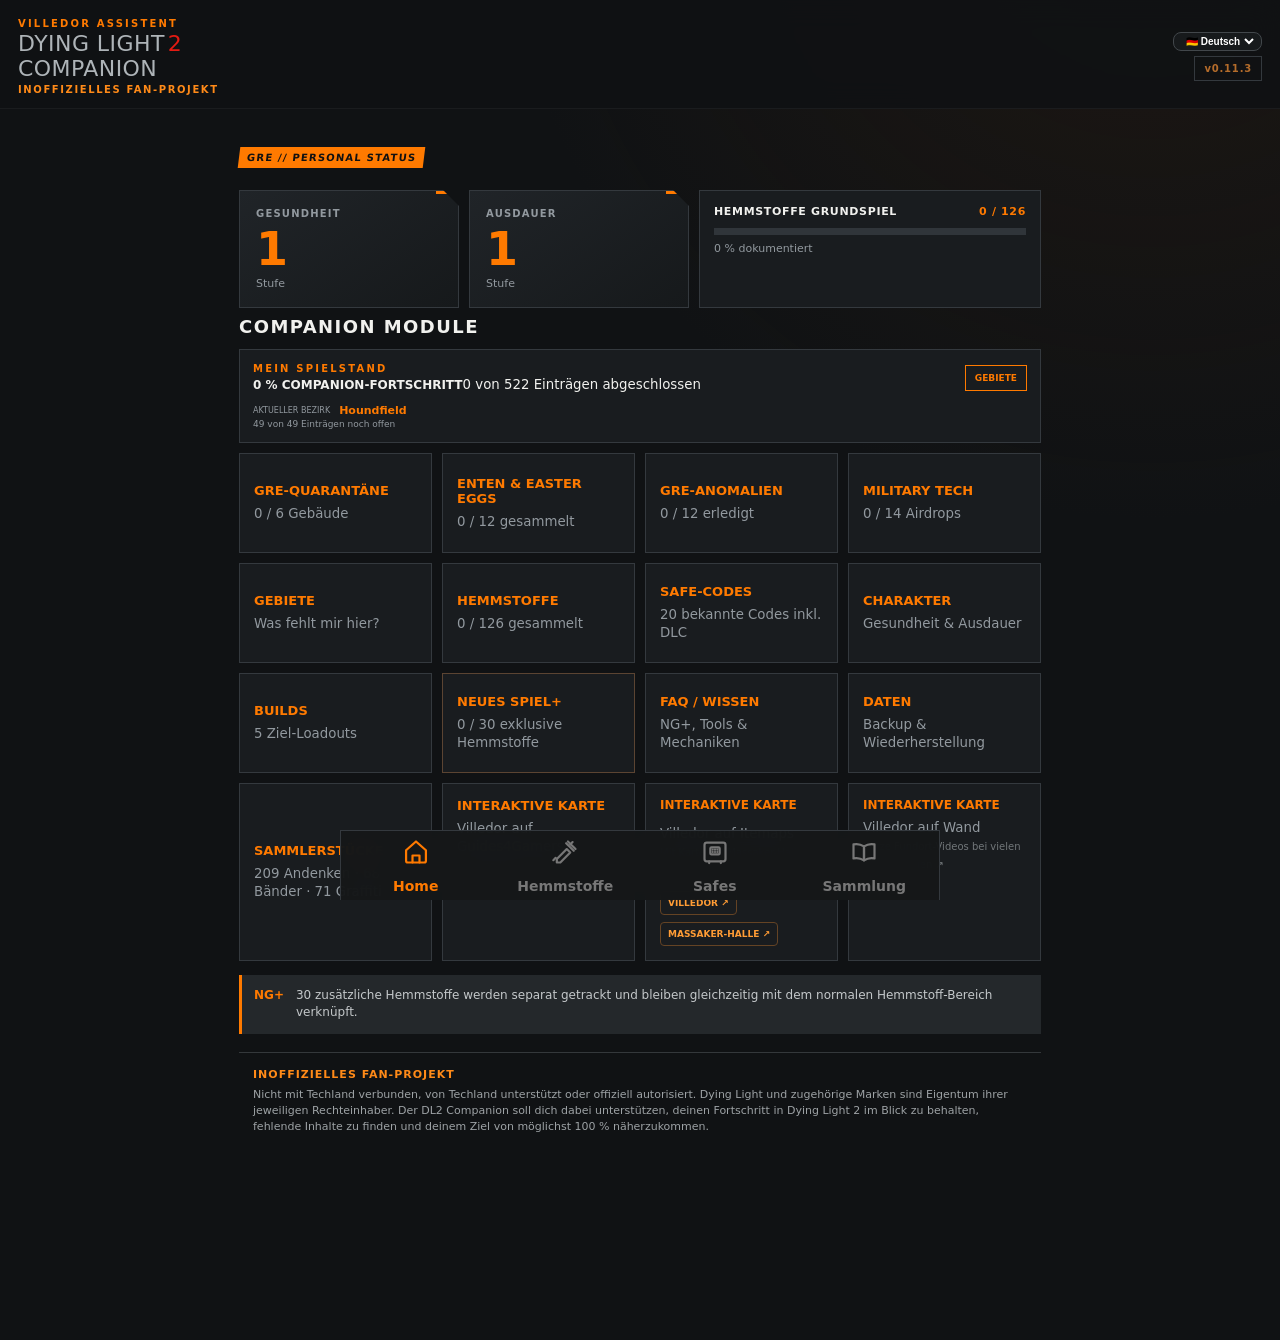
<file: index.html>
<!doctype html>
<html lang="de">
<head>
<meta charset="utf-8">
<meta name="viewport" content="width=device-width,initial-scale=1,viewport-fit=cover">
<meta name="theme-color" content="#111315">
<meta name="description" content="Dying Light 2 Companion – Hemmstoffe, Safe-Codes und Charakterfortschritt.">
<meta name="application-name" content="DL2 Companion">
<meta name="mobile-web-app-capable" content="yes">
<meta name="apple-mobile-web-app-title" content="DL2 Companion">
<link rel="manifest" href="manifest.json">
<link rel="stylesheet" href="css/app.css">
<title>DL2 Companion</title>
  <link rel="icon" type="image/png" sizes="192x192" href="icons/icon-192.png">
  <link rel="shortcut icon" type="image/png" href="icons/icon-192.png">
  <link rel="apple-touch-icon" href="icons/icon-192.png">
</head>
<body>
<header class="topbar">
  <div>
    <div class="eyebrow" id="villedorAssistant">VILLEDOR ASSISTENT</div>
    <h1><span class="dl-title-line">DYING LIGHT <em class="red-two">2</em></span><span class="companion-line">COMPANION</span></h1><div class="fan-badge" id="fanBadge">INOFFIZIELLES FAN-PROJEKT</div>
  </div>
  <div class="top-actions">
    <label class="language-switch" aria-label="Sprache">
      <span></span>
      <select id="languageSelect">
        <option value="de">🇩🇪 Deutsch</option><option value="en">🇬🇧 English</option>
      </select>
    </label>
    <button id="globalVersion" class="header-version" type="button">v0.11.3</button>
    <button id="updateBtn" class="header-version update-available" type="button" hidden>UPDATE LADEN</button>
    <button class="iconbtn" id="installBtn" hidden aria-label="App installieren">INSTALL</button>
  </div>
</header>

<main>
<section id="view-dashboard" class="view active">
  <div class="hero">
    <div class="hazard">GRE // PERSONAL STATUS</div>
    <div class="statgrid">
      <button class="statcard" data-go="character"><small>GESUNDHEIT</small><strong id="dashHealth">1</strong><span>Stufe</span></button>
      <button class="statcard" data-go="character"><small>AUSDAUER</small><strong id="dashStamina">1</strong><span>Stufe</span></button>
    </div>
    <div class="progressbox">
      <div class="progresshead"><span>HEMMSTOFFE GRUNDSPIEL</span><b id="dashFound">0 / 126</b></div>
      <div class="bar"><i id="dashBar"></i></div>
      <div class="muted" id="dashPercent">0 % dokumentiert</div>
    </div>
  </div>
<h2 id="companionModules">COMPANION MODULE</h2>
  <div class="area-summary"><div class="area-summary-top"><div><div class="eyebrow">MEIN SPIELSTAND</div><b id="overallPct">0 % COMPANION-FORTSCHRITT</b><small id="overallCount">0 von 0 Einträgen abgeschlossen</small></div><button class="tinybtn" data-go="areas">GEBIETE</button></div><div class="progress"><i id="overallBar"></i></div><div class="current-area"><span>AKTUELLER BEZIRK</span><strong id="currentAreaName">Houndfield</strong><small id="currentAreaMissing">Noch keine Daten</small></div></div><div class="modulegrid">
    <button class="module" data-go="quarantine"><b>GRE-QUARANTÄNE</b><small><span id="qDash">0 / 6</span> Gebäude</small></button><button class="module" data-go="ducks"><b>ENTEN & EASTER EGGS</b><small><span id="duckDash">0 / 12</span> gesammelt</small></button><button class="module" data-go="gre"><b>GRE-ANOMALIEN</b><small><span id="greDash">0 / 12</span> erledigt</small></button>
<button class="module" data-go="airdrops"><b>MILITARY TECH</b><small><span id="airDash">0 / 14</span> Airdrops</small></button><button class="module" data-go="areas"><b>GEBIETE</b><small>Was fehlt mir hier?</small></button><button class="module" data-go="inhibitors"><b>HEMMSTOFFE</b><small><span id="inhDash">0 / 126</span> gesammelt</small></button>
    <button class="module" data-go="safes"><b>SAFE-CODES</b><small>20 bekannte Codes inkl. DLC</small></button>
    <button class="module" data-go="character"><b>CHARAKTER</b><small>Gesundheit & Ausdauer</small></button>
    <button class="module" data-go="builds"><b>BUILDS</b><small>5 Ziel-Loadouts</small></button>
    <button class="module ngplus-module" data-go="ngplus"><b>NEUES SPIEL+</b><small><span id="ngDash">0 / 30</span> exklusive Hemmstoffe</small></button>
    <button class="module" data-go="faq"><b>FAQ / WISSEN</b><small>NG+, Tools & Mechaniken</small></button>
    <button class="module" data-go="backup"><b>DATEN</b><small>Backup & Wiederherstellung</small></button>
    <button class="module" data-go="collectibles"><b>SAMMLERSTÜCKE</b><small>209 Andenken · 68 Bänder · 71 Graffiti</small></button>
    <a class="module external-map" id="externalMapLink" href="https://guides4gamers.com/dying-light-2/maps/" target="_blank" rel="noopener noreferrer external">
      <b id="externalMapTitle">INTERAKTIVE KARTE</b>
      <small id="externalMapText">Villedor auf Guides4Gamers<br><span>Externe Karte · Guides4Gamers ↗</span></small>
    </a>
    <div class="module external-map map-option"><b class="map-heading">INTERAKTIVE KARTE</b><small>Villedor auf Itemaps<br><span>Mit Karte zur Massaker-Halle (Bloody Ties)</span></small>
      <div class="map-option-links"><a href="https://itemaps.com/maps/dying-light-2" target="_blank" rel="noopener noreferrer external">VILLEDOR ↗</a><a href="https://itemaps.com/maps/dying-light-2/carnage-hall" target="_blank" rel="noopener noreferrer external">MASSAKER-HALLE ↗</a></div>
    </div>
    <a class="module external-map" id="wandMapLink" href="https://wand.com/de/maps/dying-light-2-stay-human" target="_blank" rel="noopener noreferrer external"><b class="map-heading">INTERAKTIVE KARTE</b><small>Villedor auf Wand<br><span>Kurze Fundort-Videos bei vielen Markierungen ↗</span></small></a>
  </div>
  <div class="notice"><b>NG+</b><span>30 zusätzliche Hemmstoffe werden separat getrackt und bleiben gleichzeitig mit dem normalen Hemmstoff-Bereich verknüpft.</span></div>
</section>

<section id="view-quarantine" class="view"><div class="sectionhead"><div><div class="eyebrow">DARK ZONES</div><h2>GRE-QUARANTÄNE</h2></div><div class="aircount"><b id="qCount">0/6</b><small>ABGESCHLOSSEN</small></div></div><p class="introcopy">6 GRE-Quarantänestationen · jeweils 4 Hemmstoffe in 3 GRE-Kisten (1 + 1 + 2).</p><div class="airhero"><div><span>GEBÄUDE</span><strong id="qBuildings">0/6</strong></div><div><span>HEMMSTOFFE</span><strong id="qInhib">0/24</strong></div><div><span>NOCH OFFEN</span><strong id="qOpen">24</strong></div></div><div id="quarantineList"></div></section><section id="view-ducks" class="view"><div class="sectionhead"><div><div class="eyebrow">GEHEIMNISSE</div><h2>ENTEN & EASTER EGGS</h2></div><div class="aircount"><b id="duckCount">0/12</b><small>GESAMMELT</small></div></div><div class="duck-summary"><div><b>5 SCHWARZE ENTEN</b><span>DOOM-Easter-Egg</span></div><div><b>7 ROTE ENTEN</b><span>Fahrrad-Herausforderung</span></div></div><div id="duckList"></div></section><section id="view-gre" class="view">
<div class="sectionhead"><div><div class="eyebrow">REVENANT HUNT</div><h2>GRE-ANOMALIEN</h2></div><div class="aircount"><b id="greCount">0/12</b><small>ERLEDIGT</small></div></div>
<p class="introcopy">GRE-Anomalien erscheinen nachts. Nach dem Revenant die GRE-Kiste im Trailer öffnen: jede Anomalie belohnt dich mit 2 Hemmstoffen.</p>
<div class="airhero"><div><span>NOCH OFFEN</span><strong id="greOpen">12</strong></div><div><span>HEMMSTOFFE</span><strong id="greInhib">0/24</strong></div><div><span>TROPHÄE</span><strong id="greTrophy">0%</strong></div></div>
<div class="segmented" id="greFilters"><button class="active" data-grefilter="all">ALLE</button><button data-grefilter="open">OFFEN</button><button data-grefilter="done">ERLEDIGT</button></div>
<div id="greList"></div>
</section>

<section id="view-airdrops" class="view"><div class="sectionhead"><div><div class="eyebrow">NIGHTRUNNER UPGRADES</div><h2>MILITARY TECH</h2></div><div class="aircount"><b id="airCount">0/14</b><small>GESAMMELT</small></div></div><p class="introcopy">Die 14 oberirdischen Military Airdrops enthalten jeweils Military Tech. Die 12 versunkenen Airdrops gehören nicht zu diesem Tracker.</p><div class="airhero"><div><span>NOCH OFFEN</span><strong id="airOpen">14</strong></div><div><span>MILITARY TECH</span><strong id="airTech">0</strong></div><div><span>HEMMSTOFF-KISTEN</span><strong id="airInhib">0/5</strong></div></div><div class="segmented" id="airFilters"><button class="active" data-airfilter="all">ALLE</button><button data-airfilter="open">OFFEN</button><button data-airfilter="done">ERLEDIGT</button></div><div id="airdropList"></div>
<div class="subsection-title"><div><div class="eyebrow">LOOT ONLY</div><h3>VERSUNKENE AIRDROPS</h3></div><div class="aircount"><b id="sunkenCount">0/12</b><small>GEÖFFNET</small></div></div>
<p class="introcopy">Diese 12 Kisten enthalten <b>kein Military Tech</b>. Sie liegen südlich von Newfound Lost Lands und liefern Ausrüstung bzw. Waffen.</p>
<div class="segmented" id="sunkenFilters"><button class="active" data-sunkenfilter="all">ALLE</button><button data-sunkenfilter="open">OFFEN</button><button data-sunkenfilter="done">ERLEDIGT</button></div>
<div id="sunkenList"></div></section><section id="view-areas" class="view"><div class="sectionhead"><div><div class="eyebrow">DISTRICT CLEARANCE</div><h2>GEBIETSFORTSCHRITT</h2></div></div><p class="introcopy">Bezirk wählen und direkt sehen, was dort noch offen ist. Hemmstoffe, Safe-Codes, GRE-Aktivitäten, Airdrops, Quarantäne, Enten und bekannte Sammlerstücke werden aus den vorhandenen Trackern zusammengeführt.</p><select id="areaSelect" class="search"></select><div id="areaHero" class="area-hero"></div><div id="missingHere" class="missingbox"></div><div id="areaChecklist" class="area-checklist"></div></section><section id="view-inhibitors" class="view">
  <div class="sectionhead"><div><div class="eyebrow">GRE DATABASE</div><h2>HEMMSTOFFE</h2></div><b id="inhTotal">0 / 126</b></div>
  <div class="bar big"><i id="inhBar"></i></div>
  <input class="search" id="inhSearch" placeholder="Fundort oder Gebiet suchen …">
  <div class="filters" id="regionFilters">
    <button class="active" data-region="all">Alle</button><button data-region="Old Villedor">Old Villedor</button><button data-region="Zentralring" id="regionCentralLoop">Zentralring</button>
  </div>
  <div id="districtList"></div>
</section>

<section id="view-ngplus" class="view">
  <div class="sectionhead"><div><div class="eyebrow">NEW GAME+</div><h2>NEUES SPIEL+</h2></div><div class="aircount"><b id="ngCount">0/30</b><small>HEMMSTOFFE</small></div></div>
  <p class="introcopy">Neues Spiel+ ergänzt 30 zusätzliche Hemmstoffe. Sie sind ausschließlich in NG+ verfügbar und werden hier sowie im normalen Hemmstoff-Tracker mit demselben Status geführt.</p>
  <div class="airhero"><div><span>GESAMMELT</span><strong id="ngCollected">0/30</strong></div><div><span>NOCH OFFEN</span><strong id="ngOpen">30</strong></div><div><span>HEMMSTOFFE GESAMT</span><strong>126 + 30</strong></div></div>
  <div class="notice ngplus-notice"><b>NG+ EXKLUSIV</b><span>Diese 30 Einträge existieren im Grundspiel nicht. Jeder Eintrag öffnet dieselbe Detailansicht mit Offen, Unklar und Gesammelt.</span></div>
  <div class="ngplus-facts">
    <div><b>GOLD-BEGEGNUNGEN</b><span>Spezielle Begegnungen im NG+ mit hochwertiger Beute.</span></div>
    <div><b>LEGENDÄRE WAFFEN</b><span>NG+ führte eine zusätzliche legendäre Seltenheitsstufe ein.</span></div>
    <div><b>PLATIN-ZIELE</b><span>Parkour-Herausforderungen erhalten zusätzliche Platin-Zielzeiten.</span></div>
    <div><b>GEGNER-SKALIERUNG</b><span>Gegner skalieren im NG+ mit Aidens Fortschritt.</span></div>
  </div>
  <div class="subsection-title"><div><div class="eyebrow">30 FUNDORTE</div><h3>NG+ HEMMSTOFFE</h3></div></div>
  <p class="introcopy">Die 30 Fundorte sind nach Region sortiert und enthalten Bezirk sowie eine kurze Orientierung. Drei Fundorte liegen außerhalb der Funkturm-Abdeckung und sind ausdrücklich als „Kein Funkturm-Marker“ gekennzeichnet.</p>
  <div id="ngPlusList" class="ngplus-grid"></div>
</section>

<section id="view-safes" class="view">
  <div class="sectionhead"><div><div class="eyebrow">FIELD ACCESS CODES</div><h2>SAFE-CODES</h2></div><div class="aircount"><b id="safeProgress">0/20</b><small>GEFUNDEN</small></div></div>
  <input class="search" id="safeSearch" placeholder="z. B. Houndfield, VNC, Hemmstoff, 101 …">
  <div class="safe-filters"><label class="toggleline"><input type="checkbox" id="onlyInhibitor"><span>Nur Safes mit Hemmstoff anzeigen</span></label><label class="toggleline"><input type="checkbox" id="onlyMissingSafes"><span>Nur fehlende anzeigen</span></label></div><div class="safe-results" id="safeCount"></div>
  <div id="safeList" class="safelist"></div>
</section>


<section id="view-collectibles" class="view">
  <div class="sectionhead"><div><div class="eyebrow">VILLEDOR ARCHIVE</div><h2 id="collectTitle">SAMMLERSTÜCKE</h2></div><div class="aircount"><b id="collectTotal">0/308</b><small id="collectCollectedLabel">AKTIVE SAMMLUNG</small></div></div>
  <div class="collect-hero">
    <div><span id="mementoLabel">ANDENKEN</span><strong id="mementoCount">0/169</strong><label><small id="gameMementoLabel">IM SPIEL</small><input id="gameMemento" type="number" min="0" max="209" value="0"></label></div>
    <div><span id="tapeLabel">BÄNDER</span><strong id="tapeCount">0/68</strong><label><small id="gameTapeLabel">IM SPIEL</small><input id="gameTape" type="number" min="0" max="68" value="0"></label></div>
    <div><span id="graffitiLabel">GRAFFITI</span><strong id="graffitiCount">0/71</strong><label><small id="gameGraffitiLabel">IM SPIEL</small><input id="gameGraffiti" type="number" min="0" max="71" value="0"></label></div>
  </div>
  <p class="introcopy" id="collectTrackerNote">Die Ingame-Zahlen können oben eingetragen werden. Die Sammelliste zeigt die regulären Inhalte; historische Events und Sonderinhalte stehen separat im Archiv.</p>
  <div class="collect-progress-info"><div><b id="archivistCount">0/117</b><small id="archivistLabel">ARCHIVAR · HAUPTSPIEL</small></div><div><b id="fullMementoCount">0/209</b><small id="fullMementoLabel">ALLE ANDENKEN · INKL. ARCHIV</small></div><div><b id="fullCollectCount">0/348</b><small id="fullCollectLabel">HISTORISCHER GESAMTSTAND</small></div></div>
  <details class="collect-history" id="collectHistoryPanel"><summary><b id="collectHistoryTitle">ZULETZT ABGEHAKT</b><span id="collectHistoryCount">0</span></summary><div id="collectHistoryList" class="collect-history-list"></div></details>
  <div class="segmented" id="collectTypeFilters">
    <button class="active" data-collecttype="all">ALLE</button>
    <button data-collecttype="memento">ANDENKEN</button>
    <button data-collecttype="tape">BÄNDER</button>
    <button data-collecttype="graffiti">GRAFFITI</button>
  </div>
  <input class="search" id="collectSearch" placeholder="Name, Nummer oder Bezirk suchen …">
  <div class="collect-filter-row">
    <label class="toggleline"><input type="checkbox" id="collectMissing"><span id="collectMissingLabel">Nur fehlende anzeigen</span></label>
    <label class="toggleline"><input type="checkbox" id="collectDlc"><span id="collectDlcLabel">Nur Bloody-Ties-DLC</span></label>
    <label class="toggleline"><input type="checkbox" id="collectRisk"><span id="collectRiskLabel">Verpassbar / questgebunden</span></label>
    <label class="toggleline"><input type="checkbox" id="collectUnclear"><span id="collectUnclearLabel">Nur unklar / verbuggt anzeigen</span></label>
  </div>
  <div class="collect-dlc-note" id="collectDlcNote" hidden></div>
  <details class="collect-archive" id="collectArchivePanel"><summary><span><b id="archiveTitle">ABGELAUFENE SAMMELOBJEKTE</b><small id="archiveHint">40 historische Event- und Sonderinhalte · Stand 11/2026</small></span><span class="archive-expand" aria-hidden="true">▾</span></summary><div class="collect-archive-body"><p id="archiveIntro">Andenken #170–209 bleiben erhalten, werden jedoch nicht als normale offene Aufgaben gezählt. Zeitlich begrenzte Events und kostenpflichtige Inhalte sind getrennt gekennzeichnet. Die bisher gespeicherten Häkchen bleiben unverändert.</p><div id="collectArchiveList"></div></div></details>
  <div id="collectibleList"></div>

  <div id="mementoVerifyNote" class="memento-verify-note">* Ingame-Bezeichnung nicht verifiziert</div>
  <div class="collect-modal" id="collectModal" aria-hidden="true">
    <div class="collect-modal-card">
      <button class="collect-close" id="collectClose" type="button">×</button>
      <div class="eyebrow" id="collectDetailType">SAMMLERSTÜCK</div>
      <h3 id="collectDetailName"></h3>
      <div class="collect-detail-meta" id="collectDetailMeta"></div>
      <div class="collect-detail-clue" id="collectDetailClue" hidden></div>
      <div class="collect-detail-statuses">
        <label class="collect-detail-check"><input type="checkbox" id="collectDetailDone"><span id="collectDetailDoneLabel">Gesammelt</span></label>
        <label class="collect-detail-check collect-detail-unclear"><input type="checkbox" id="collectDetailUnclear"><span id="collectDetailUnclearLabel">Unklar / verbuggt</span></label>
      </div>
      <a class="yt-find" id="collectDetailYoutube" target="_blank" rel="noopener">▶ FUNDORT AUF YOUTUBE</a>
    </div>
  </div>
</section>

<section id="view-character" class="view">
  <div class="sectionhead"><div><div class="eyebrow">AIDEN STATUS</div><h2>CHARAKTER</h2></div></div>
  <div class="charcards">
    <div class="controlcard"><label>Gesundheit <b id="healthLabel">1</b></label><div class="maxvalue"><small>MAXIMALWERT</small><strong id="healthValue">100</strong></div><input id="healthRange" type="range" min="1" max="26" value="1"><div class="rangefoot"><span>Stufe 1</span><span>Stufe 26</span></div></div>
    <div class="controlcard"><label>Ausdauer <b id="staminaLabel">1</b></label><div class="maxvalue"><small>MAXIMALWERT</small><strong id="staminaValue">100</strong></div><input id="staminaRange" type="range" min="1" max="26" value="1"><div class="rangefoot"><span>Stufe 1</span><span>Stufe 26</span></div></div>
    <div class="controlcard pilgrim-card"><label>Pilgerrang <b id="pilgrimLabel">1</b></label><div class="maxvalue"><small>STATUSBONUS</small><strong id="pilgrimBonus">+0</strong></div><input id="pilgrimRange" type="range" min="1" max="9" value="1"><div class="rangefoot"><span>Rang 1</span><span>Rang 9</span></div><small class="rank-note" id="pilgrimBonusNote">Rang 2–6: je +20 Gesundheit und Ausdauer</small></div>
  </div>
  <details class="pilgrim-info">
    <summary>Was ist der Pilgerrang?</summary>
    <div class="pilgrim-info-body">
      <p>Der <b>Pilgerrang</b> ist dein allgemeiner Charakterrang und reicht von 1 bis 9. Er ist nicht mit dem Rang im Pilgrim Outpost zu verwechseln.</p>
      <p><b>Wie steigt er?</b> Der Rang wächst mit deinem Fortschritt in den Fertigkeitsbäumen für Kampf und Parkour. Kampf- und Parkour-EP erhältst du durch Kämpfe, Parkour, Quests und Aktivitäten. Mit weiteren Fertigkeitsstufen steigt schließlich auch dein Pilgerrang.</p>
      <p><b>Was bringt er?</b> Die Ränge 2 bis 6 geben jeweils +20 maximale Gesundheit und +20 maximale Ausdauer. Ab Rang 6 sind damit insgesamt +100 auf beide Werte erreicht. Höhere Ränge verbessern weiterhin die Stufe verfügbarer Beute und Händlerausrüstung.</p>
      <p class="formula-note"><b>Berechnung:</b> 80 Grundwert + 20 je Gesundheits-/Ausdauer-Stufe + Pilgerrang-Bonus. Der Rechner berücksichtigt diesen Bonus automatisch.</p>
    </div>
  </details>
  <div class="calc">
    <div><small>VERTEILTE HEMMSTOFFE</small><b id="spentInh">6</b></div>
    <div><small>WEITERE BIS 26/26</small><b id="neededInh">150</b></div>
    <div><small>UPGRADE-EFFEKT</small><b>+20</b></div>
  </div>
  <div class="notice"><b>Wichtig</b><span>Je Upgrade werden 3 Hemmstoffe verbraucht. Beide Attribute erreichen Stufe 26. Das Grundspiel allein liefert nicht genug für 26/26; mit den zusätzlichen NG+-Hemmstoffen ist es möglich.</span></div>
  <div class="leveltable" id="levelTable"></div>
</section>

<section id="view-builds" class="view">
  <div class="sectionhead"><div><div class="eyebrow">GEAR TARGETS</div><h2>BUILD-EMPFEHLUNGEN</h2></div></div>
  <p class="introcopy">Keine starre Item-Liste: Die Empfehlungen zeigen, auf welche Werte du bei regulär erspielter Ausrüstung hinarbeiten solltest.</p>
  <div id="buildList" class="buildlist"></div>
</section>

<section id="view-faq" class="view">
  <div class="sectionhead"><div><div class="eyebrow">FIELD MANUAL</div><h2>FAQ / WISSEN</h2></div></div>
  <div class="trophy-tracker" id="sparkerTracker">
    <div class="eyebrow">TROPHÄEN-CHECKLISTE</div>
    <h3 id="sparkerTitle">Auf Mission · Sparker-Begegnungen</h3>
    <p id="sparkerInfo">Nach der Nebenquest „Heiratsvermittler“ (Matchmaker) in Trinity an derselben Bäckerei drei Begegnungen abschließen. Nach Wartezeit erneut vorbeischauen.</p>
    <div class="trophy-progress"><b id="sparkerCount">0 / 3</b><small id="sparkerStatus">Begegnungen</small></div>
    <div class="trophy-items">
      <label><input type="checkbox" data-sparker="juliet"><span><b>Juliet</b><small id="sparkerJulietHint">Nach Abschluss von „Heiratsvermittler“ und etwas Wartezeit.</small></span></label>
      <label><input type="checkbox" data-sparker="vinnie"><span><b>Vinnie</b><small id="sparkerVinnieHint">Nach Hauptquest „Willkommen an Bord“.</small></span></label>
      <label><input type="checkbox" data-sparker="maya"><span><b>Maya</b><small id="sparkerMayaHint">Im Zusammenhang mit „Sentimentaler Wert“; Begegnung kann verbuggt sein.</small></span></label>
    </div>
    <p class="trophy-note" id="sparkerNote">Bekannter Bug: Maya erscheint manchmal nicht. Die Trophäe kann verzögert auslösen, teils bereits nach Vinnie. Die Checkliste erfasst deine Begegnungen, nicht den PSN-Trophäenstatus.</p>
  </div>
  <input class="search" id="faqSearch" placeholder="NG+, Gleitschirm, Enterhaken, GRE …">
  <div id="faqList" class="faqlist"></div>
</section>

<section id="view-backup" class="view">
  <div class="sectionhead"><div><div class="eyebrow">LOCAL STORAGE</div><h2>DATEN</h2></div></div>
  <div class="backupcard">
    <h3>Lokales Backup</h3><p>Sichere deinen aktuellen Companion-Stand als Backup-Datei auf deinem Gerät. Mit „Backup exportieren“ wird dein kompletter Fortschritt gespeichert. Über „Backup importieren“ kannst du diese Datei später wieder einlesen und deinen gespeicherten Stand wiederherstellen.</p>
    <button class="primary" id="exportBtn">BACKUP EXPORTIEREN</button>
    <label class="primary outline">BACKUP IMPORTIEREN<input id="importFile" type="file" accept=".json,application/json" hidden></label>
    <button class="danger" id="resetBtn">ALLE LOKALEN DATEN LÖSCHEN</button>
  </div>
  <div class="backupcard synccard">
    <div class="eyebrow">CLOUD TRANSFER</div>
    <h3>Geräte-Sync</h3>
    <p>Übertrage deinen aktuellen Stand per Sync-Code auf ein anderes Gerät. Jeder Sync-Code ist einmalig für 30 Minuten verwendbar. Nach erfolgreicher Übertragung wird der Code deaktiviert und kann nicht erneut verwendet werden. Nicht verwendete Codes verfallen automatisch nach 30 Minuten. Für weitere Übertragungen kannst du jederzeit einen neuen Code erstellen.</p>
    <button class="primary" id="syncCreateBtn">SYNC-CODE ERSTELLEN</button>
    <div id="syncCodeBox" class="sync-code-box" hidden>
      <small>DEIN SYNC-CODE</small>
      <strong id="syncCode">----</strong>
      <span id="syncExpiry">30 Minuten gültig</span>
      <button class="primary outline compact" id="syncCopyBtn">CODE KOPIEREN</button>
    </div>
    <div class="sync-redeem">
      <label for="syncInput">Code von anderem Gerät</label>
      <input id="syncInput" class="search sync-input" maxlength="9" autocomplete="off" autocapitalize="characters" spellcheck="false" placeholder="ABCD-1234">
      <button class="primary outline" id="syncRedeemBtn">SYNC-CODE EINLÖSEN</button>
    </div>
    <div id="syncStatus" class="sync-status" aria-live="polite"></div>
  </div>
  <button class="version versionbtn" id="versionBtn">DL2 Companion <b>v0.11.3</b><br><span>Datenstand: 21.10.2026 · Changelog öffnen</span></button>
</section>
<footer class="legal-footer"><b id="legalFan">INOFFIZIELLES FAN-PROJEKT</b><span id="legalText">Nicht mit Techland verbunden, von Techland unterstützt oder offiziell autorisiert. Dying Light und zugehörige Marken sind Eigentum ihrer jeweiligen Rechteinhaber. Der DL2 Companion soll dich dabei unterstützen, deinen Fortschritt in Dying Light 2 im Blick zu behalten, fehlende Inhalte zu finden und deinem Ziel von möglichst 100 % näherzukommen.</span></footer>
</main>

<nav class="bottomnav">
  <button class="active" data-go="dashboard">
    <span class="nav-icon" aria-hidden="true">
      <svg viewBox="0 0 24 24"><path d="M3.5 10.5 12 3l8.5 7.5v9a1.5 1.5 0 0 1-1.5 1.5H5a1.5 1.5 0 0 1-1.5-1.5z"/><path d="M9 21v-6h6v6"/></svg>
    </span>
    <span class="nav-label">Home</span>
  </button>
  <button data-go="inhibitors">
    <span class="nav-icon" aria-hidden="true">
      <svg viewBox="0 0 24 24"><path d="m14.5 3 6.5 6.5"/><path d="m13 4.5 6.5 6.5"/><path d="m5 18 8.5-8.5 3 3L8 21H5z"/><path d="m4 17-2 2"/><path d="m16.5 5.5 2-2"/></svg>
    </span>
    <span class="nav-label">Hemmstoffe</span>
  </button>
  <button data-go="safes">
    <span class="nav-icon" aria-hidden="true">
      <svg viewBox="0 0 24 24"><rect x="3" y="4" width="18" height="16" rx="2"/><rect x="8" y="8" width="8" height="6" rx="1"/><path d="M10 10h.01M12 10h.01M14 10h.01M10 12h.01M12 12h.01M14 12h.01"/><path d="M7 20v1.5M17 20v1.5"/></svg>
    </span>
    <span class="nav-label">Safes</span>
  </button>
  <button data-go="collectibles">
    <span class="nav-icon" aria-hidden="true">
      <svg viewBox="0 0 24 24"><path d="M3 5.5c3.2-.8 6-.3 9 1.7v12c-3-2-5.8-2.5-9-1.7z"/><path d="M21 5.5c-3.2-.8-6-.3-9 1.7v12c3-2 5.8-2.5 9-1.7z"/></svg>
    </span>
    <span class="nav-label" id="navCollectibles">Sammlung</span>
  </button>
</nav>

<div class="collect-modal" id="inhibitorModal" aria-hidden="true">
  <div class="collect-modal-card inhibitor-modal-card">
    <button class="collect-close" id="inhibitorClose" type="button">×</button>
    <div class="eyebrow" id="inhibitorDetailType">HEMMSTOFF</div>
    <h3 id="inhibitorDetailName"></h3>
    <div class="collect-detail-meta" id="inhibitorDetailMeta"></div>
    <p class="inhibitor-detail-copy" id="inhibitorDetailDescription"></p>
    <div class="inh-status-actions" aria-label="Hemmstoffstatus">
      <button type="button" data-inhstatus="open">OFFEN</button>
      <button type="button" data-inhstatus="unclear">UNKLAR</button>
      <button type="button" data-inhstatus="collected">GESAMMELT</button>
    </div>
    <a class="yt-find" id="inhibitorDetailYoutube" target="_blank" rel="noopener">▶ FUNDORT AUF YOUTUBE</a>
  </div>
</div>

<div class="modal" id="changelogModal" aria-hidden="true"><div class="modalbox"><div class="modalhead"><div><div class="eyebrow">VERSION HISTORY</div><h2>CHANGELOG</h2></div><button id="closeChangelog">×</button></div><div id="changelogList"></div></div></div>
<div class="toast" id="toast"></div>
<script src="js/app.js"></script>
</body>
</html>
</file>
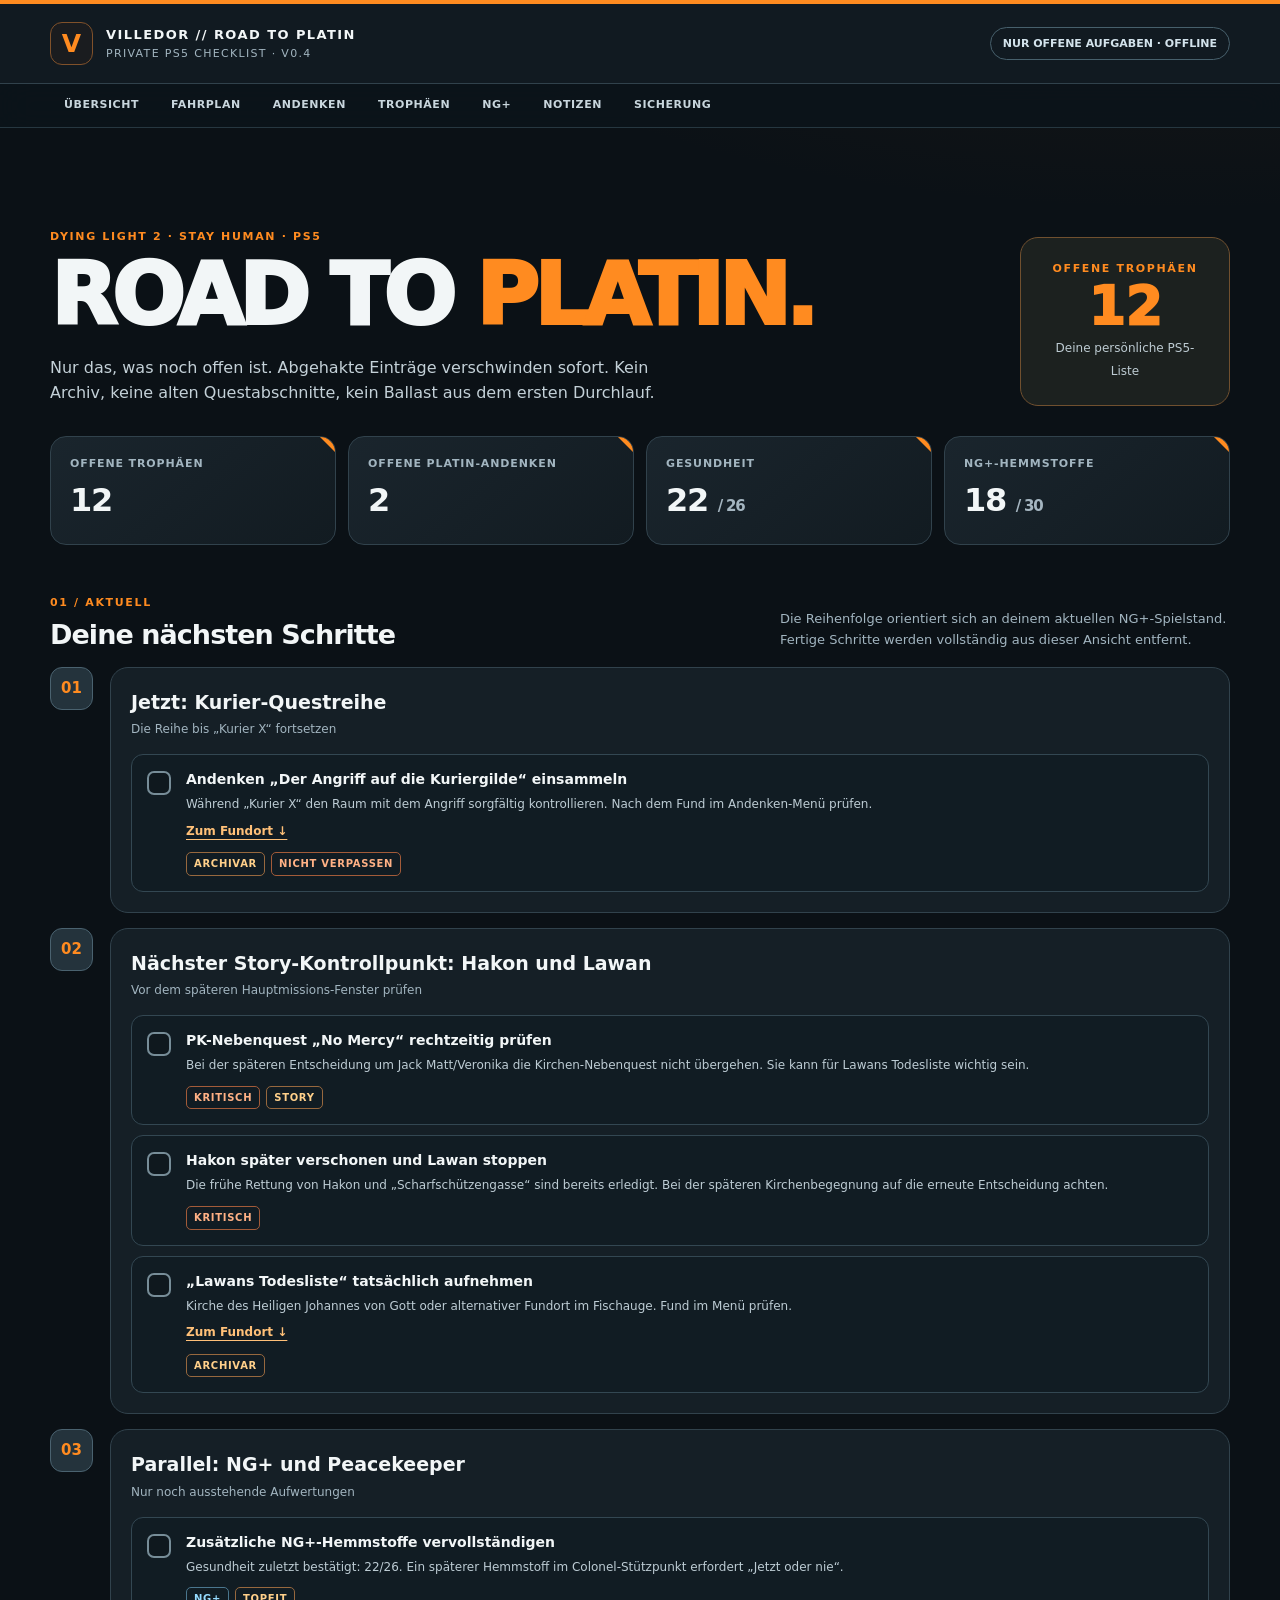
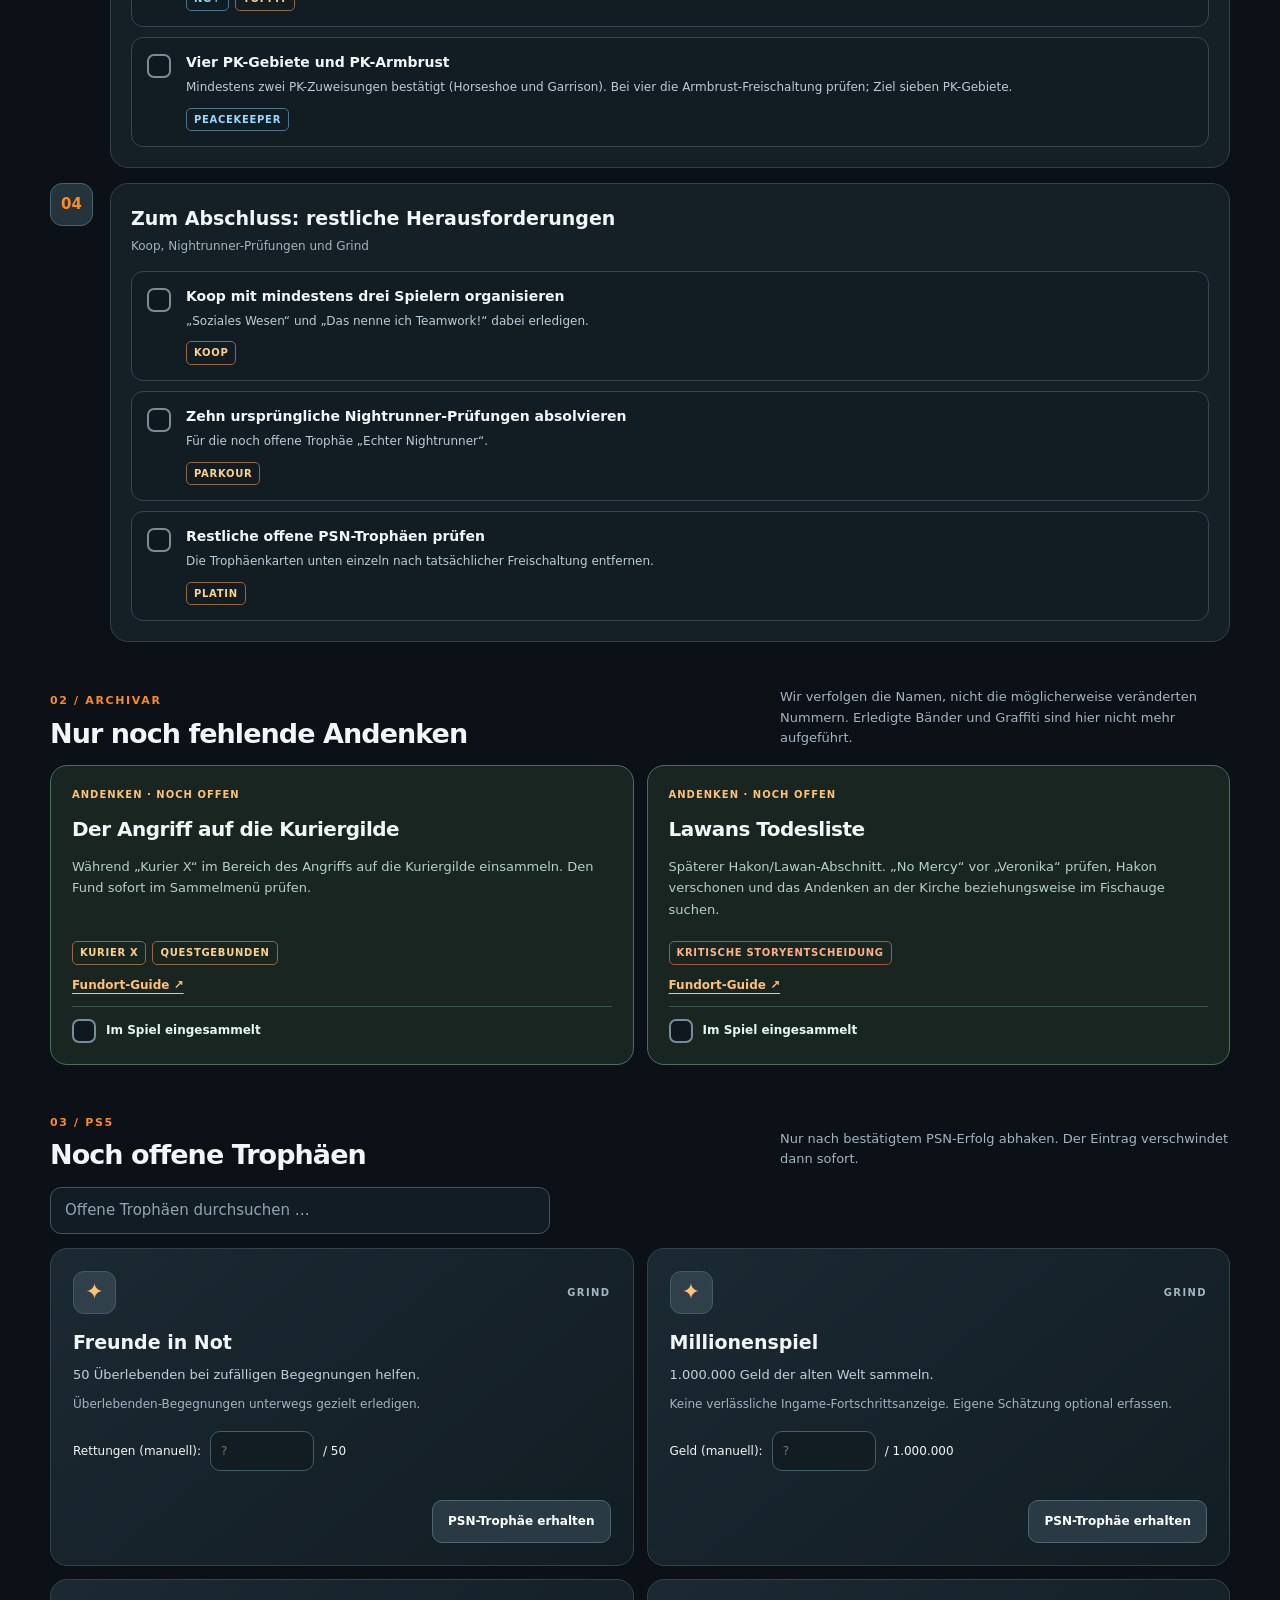
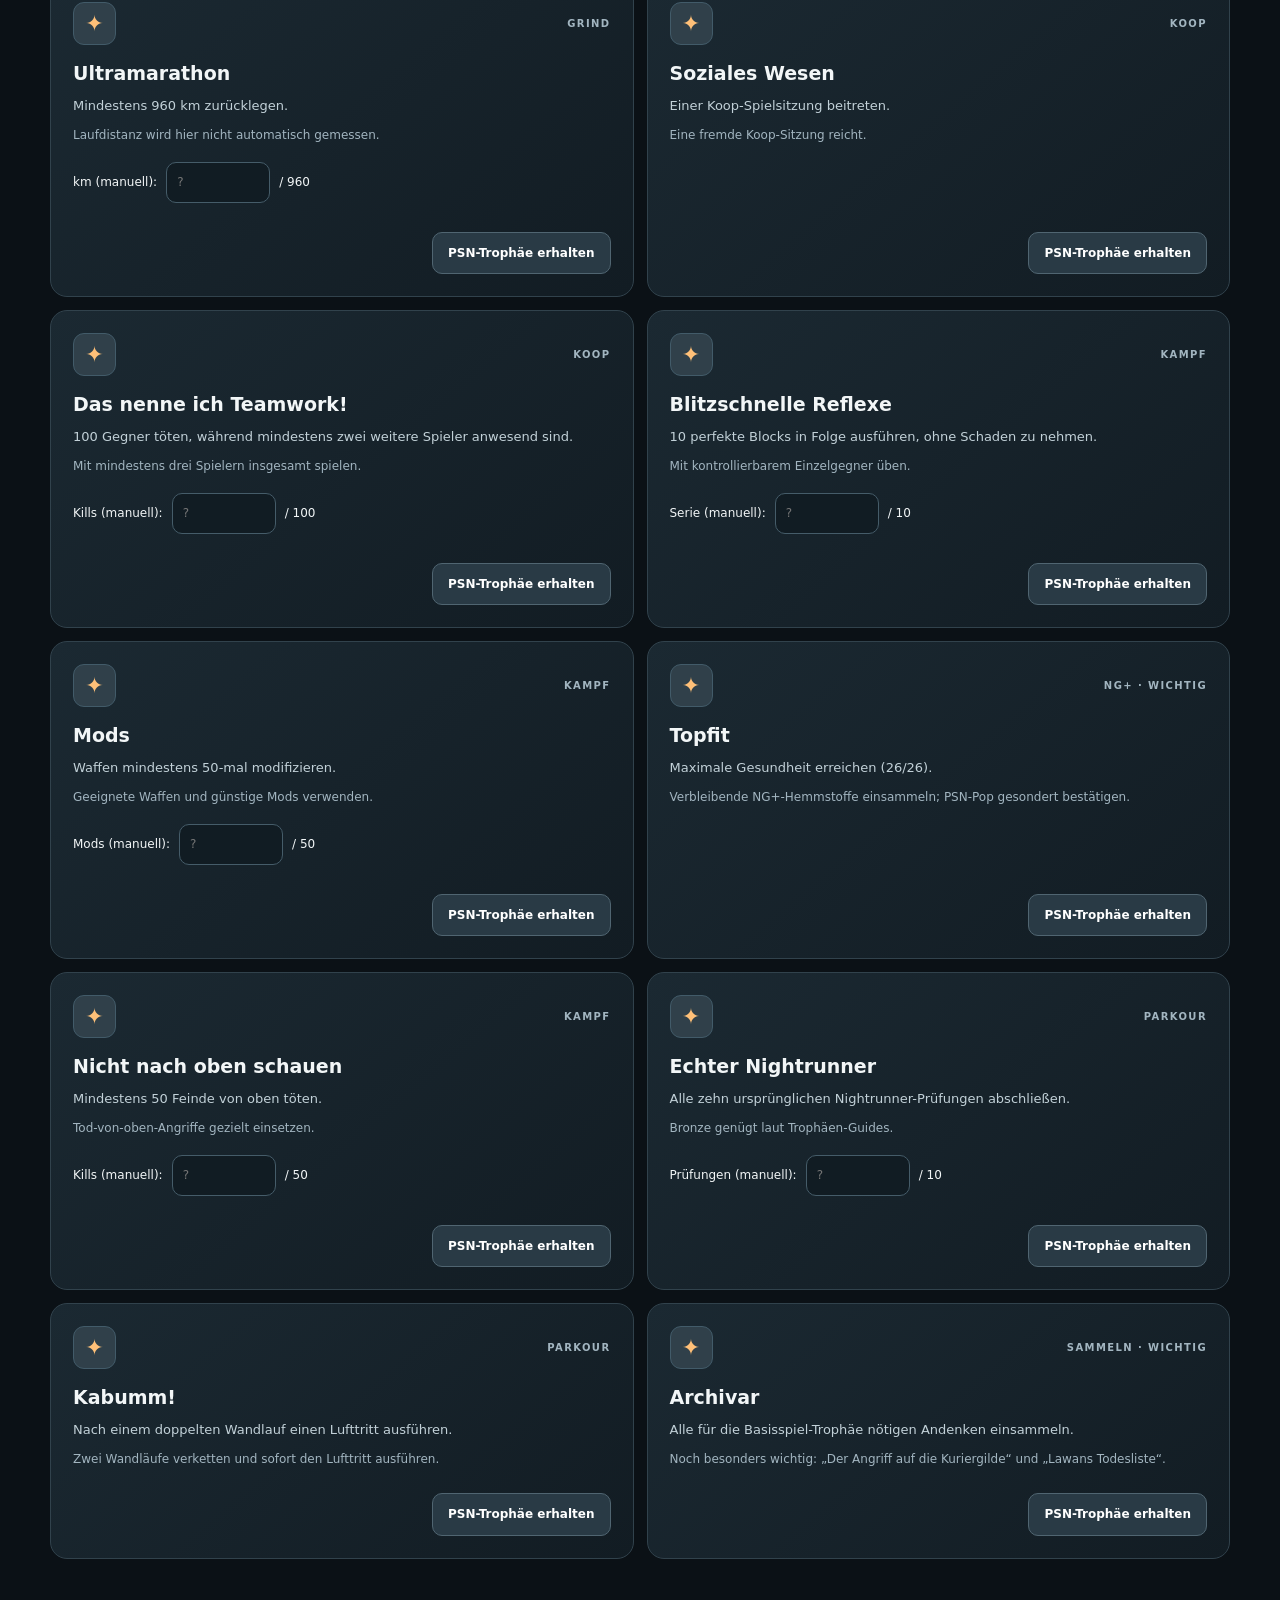
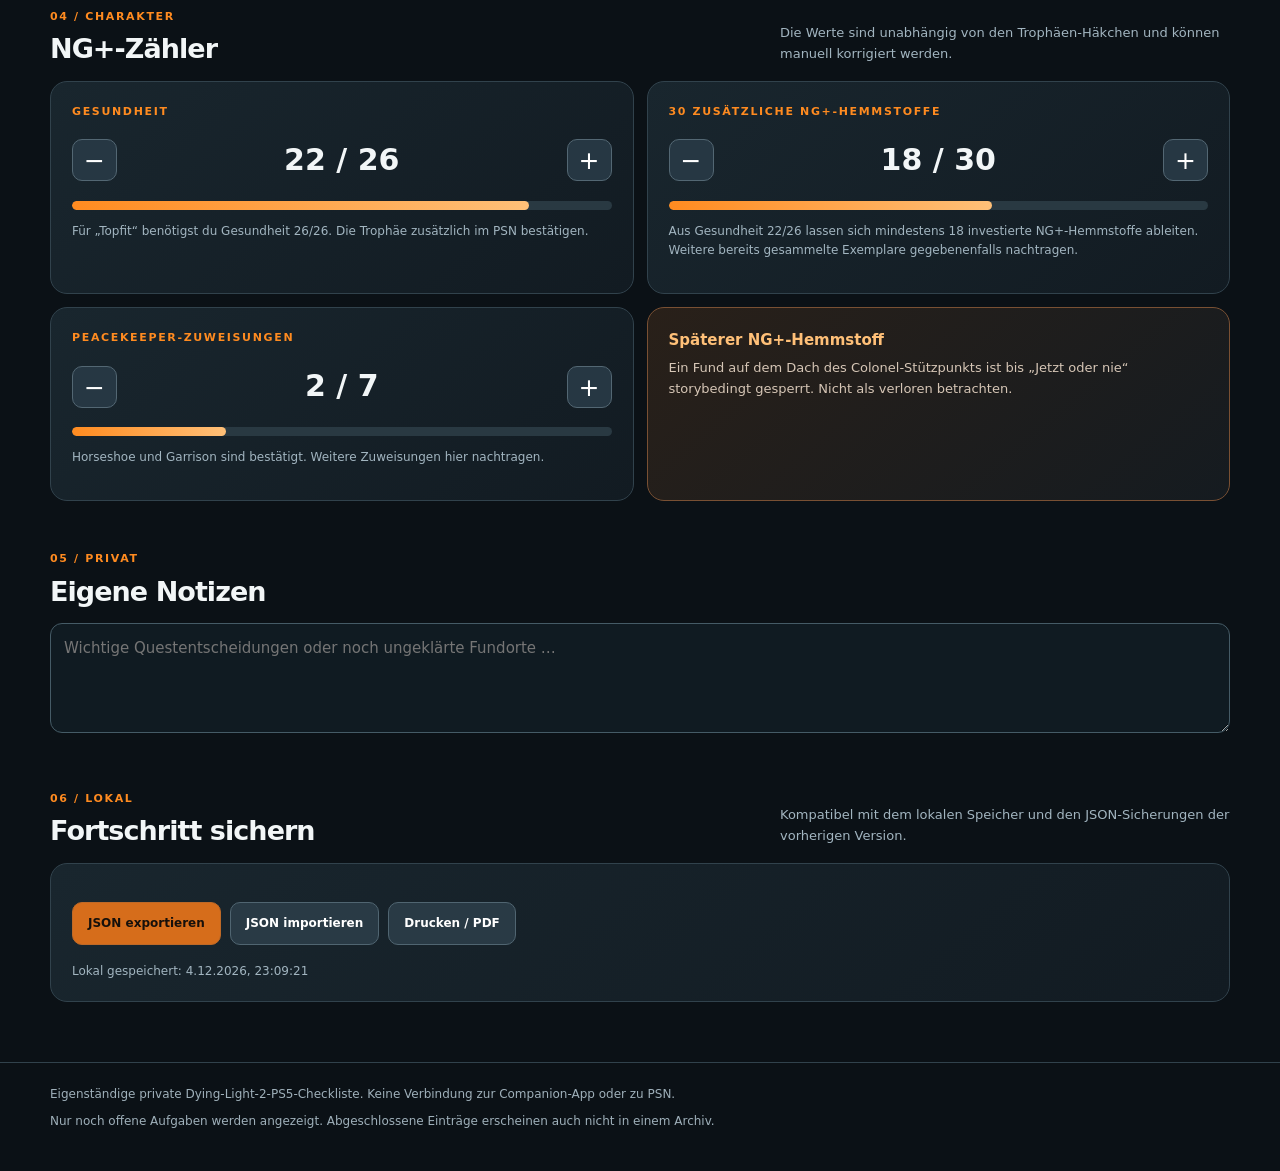
<file: platin/index.html>
<!doctype html>
<html lang="de">
<head>
<meta charset="utf-8">
<meta name="viewport" content="width=device-width,initial-scale=1,viewport-fit=cover">
<meta name="theme-color" content="#0b1116">
<meta name="description" content="Private Road-to-Platin-Checkliste Dying Light 2 PS5 – zeigt ausschließlich offene Aufgaben.">
<title>Dying Light 2 · Road to Platin</title>
<style>
:root{color-scheme:dark;--bg:#0b1116;--surface:#151f26;--surface2:#1b2932;--edge:#31424c;--text:#f2f6f7;--muted:#a2b5c0;--orange:#ff8b20;--gold:#ffc078;--green:#64d9a7;--blue:#93c6e6}
*{box-sizing:border-box}html{scroll-behavior:smooth;scroll-padding-top:88px}body{margin:0;color:var(--text);background:radial-gradient(ellipse 850px 340px at 92% -130px,#693a162b,transparent),var(--bg);font:15px/1.56 system-ui,-apple-system,"Segoe UI",sans-serif}
button,input,textarea{font:inherit}button{cursor:pointer}a{color:var(--gold);text-underline-offset:4px}a:hover{color:white}button:focus-visible,input:focus-visible,textarea:focus-visible,a:focus-visible{outline:2px solid var(--orange);outline-offset:3px}
.top{border-top:4px solid var(--orange);border-bottom:1px solid var(--edge);background:#111a21}.container{width:min(1180px,calc(100% - 44px));margin:auto}.brand{display:flex;align-items:center;justify-content:space-between;gap:12px;padding:18px 0}.logo{display:flex;align-items:center;gap:13px}.logomark{display:grid;place-items:center;width:43px;height:43px;border:1px solid #80512a;border-radius:12px;background:#462c172d;color:var(--orange);font-size:25px;font-weight:900}.brand strong{display:block;letter-spacing:.11em;font-size:13px}.brand small{display:block;color:var(--muted);font-size:11px;letter-spacing:.12em}.smallcaps{color:var(--orange);text-transform:uppercase;letter-spacing:.15em;font-size:11px;font-weight:850}.chip{border:1px solid #47606c;border-radius:99px;color:#d3e3ec;padding:7px 12px;font-size:11px;font-weight:800;white-space:nowrap}
nav{position:sticky;top:0;z-index:5;background:#0c141bcf;backdrop-filter:blur(16px);border-bottom:1px solid #263740}nav .container{display:flex;overflow-x:auto;gap:4px;scrollbar-width:none}nav a{display:block;padding:12px 14px;text-decoration:none;color:#c8d6dd;text-transform:uppercase;letter-spacing:.05em;font-size:11px;font-weight:800;white-space:nowrap;border-bottom:2px solid transparent}nav a:hover{border-bottom-color:var(--orange)}main{padding-bottom:60px}
.hero{display:flex;align-items:end;justify-content:space-between;gap:25px;padding:55px 0 30px}.hero h1{font-size:clamp(43px,8vw,86px);letter-spacing:-.06em;line-height:.97;margin:9px 0 18px;font-weight:950}.hero h1 span{color:var(--orange)}.hero p{color:#c4d1d8;font-size:16px;max-width:650px;margin:0}.hero-info{flex:0 0 210px;text-align:center;border:1px solid #70502f;border-radius:18px;padding:22px;background:#1c211f}.hero-info .big{font-size:53px;font-weight:950;color:var(--orange);line-height:1.1}.hero-info small{font-size:12px;color:#bdcbd2}
.metrics{display:grid;grid-template-columns:repeat(4,minmax(0,1fr));gap:12px}.metric{position:relative;overflow:hidden;border:1px solid var(--edge);border-radius:16px;background:linear-gradient(140deg,#1a252d,#121b21);padding:18px 19px;min-height:105px}.metric:after{content:"";position:absolute;right:0;top:0;border-width:0 15px 15px 0;border-style:solid;border-color:transparent var(--orange) transparent transparent}.metric small{display:block;color:var(--muted);letter-spacing:.08em;font-size:11px;font-weight:850;text-transform:uppercase}.metric strong{font-size:32px;letter-spacing:-.04em;display:block;margin-top:4px}.metric strong span{font-size:15px;color:#a5b6c1}
section{margin-top:45px;scroll-margin-top:90px}.section-head{display:flex;justify-content:space-between;align-items:end;gap:15px;margin-bottom:17px}.section-head h2{font-size:27px;line-height:1.1;letter-spacing:-.035em;margin:7px 0 0}.section-head p{max-width:450px;color:var(--muted);font-size:13px;margin:0}.card{background:linear-gradient(140deg,#19262e,#121b22);border:1px solid var(--edge);border-radius:17px;padding:21px}.alert{border-color:#795033;background:linear-gradient(140deg,#292019,#151b20)}.alert strong{color:var(--gold)}.alert p{margin:6px 0 0;font-size:13px;color:#d6c6b6}.phase{display:grid;grid-template-columns:48px 1fr;gap:12px;margin-bottom:15px}.phase-num{display:grid;place-items:center;background:#24333c;border:1px solid #4a626f;border-radius:12px;width:43px;height:43px;color:var(--orange);font-weight:900}.phase-main{background:var(--surface);border:1px solid var(--edge);border-radius:18px;padding:20px}.phase-main h3{font-size:19px;margin:0}.phase-main .sub{color:var(--muted);font-size:12px;margin:3px 0 15px}.items{display:grid;gap:10px}.task{display:flex;align-items:flex-start;gap:15px;padding:15px;border:1px solid #334752;background:#111c23;border-radius:12px;cursor:pointer}.task:hover,.collect:hover{border-color:#58717d}.task input,.collect input{appearance:none;width:24px;height:24px;flex:none;border:2px solid #778d98;background:#0f181e;border-radius:7px;display:grid;place-items:center;cursor:pointer;margin:1px 0 0}.task input:checked,.collect input:checked{background:var(--green);border-color:var(--green)}.task input:checked:before,.collect input:checked:before{content:"✓";font-size:16px;font-weight:900;color:#08261b}.task b{font-size:14px;display:block;line-height:1.35}.task p{color:#bdccd4;font-size:12px;line-height:1.65;margin:6px 0 0}.task a{font-size:12px;font-weight:850;display:inline-block;margin-top:7px}.tags{display:flex;flex-wrap:wrap;gap:6px;margin-top:10px}.tag{padding:3px 7px;border:1px solid #49606b;border-radius:5px;font-size:10px;letter-spacing:.07em;font-weight:850;color:#c9d8e0;text-transform:uppercase}.tag.warn{color:#ffb185;border-color:#a35b39}.tag.pk{color:#95dbff;border-color:#4a768e}.tag.important{color:#ffd08a;border-color:#97683e}
.collects,.trophies{display:grid;grid-template-columns:repeat(2,minmax(0,1fr));gap:13px}.collect{display:flex;flex-direction:column;align-items:stretch;gap:11px;border-radius:17px;background:#182521;border:1px solid #427362;padding:21px;cursor:pointer}.collect .eyebrow{font-size:10px;color:var(--gold);text-transform:uppercase;letter-spacing:.1em;font-weight:900}.collect h3{font-size:20px;margin:0;letter-spacing:-.025em}.collect p{font-size:13px;color:#b7d0c6;line-height:1.65;margin:0;flex:1}.checkline{display:flex;gap:10px;align-items:center;border-top:1px solid #39564e;padding-top:12px;font-size:12px;font-weight:800;color:#e3f8ef;cursor:pointer}.checkline input{margin:0}.collect a{font-size:12px;font-weight:850;align-self:flex-start}
.trophy{padding:22px;border:1px solid var(--edge);border-radius:17px;background:linear-gradient(140deg,#1b2932,#121c23);display:flex;flex-direction:column;min-height:248px}.trophy-top{display:flex;justify-content:space-between;gap:10px;align-items:center}.trophy .symbol{display:grid;place-items:center;font-weight:900;font-size:22px;color:var(--gold);background:#30404a;border:1px solid #425b69;border-radius:11px;width:43px;height:43px}.trophy .type{font-size:10px;font-weight:900;letter-spacing:.14em;text-transform:uppercase;color:var(--muted)}.trophy h3{font-size:19px;margin:14px 0 7px}.trophy p{color:#c2d1d8;font-size:13px;margin:0 0 10px}.trophy .tip{font-size:12px;color:var(--muted);flex:1}.trophy .fieldline{display:flex;align-items:center;gap:9px;font-size:12px;margin:7px 0 15px;flex-wrap:wrap}.fieldline input{width:104px;padding:10px;background:#111c23;border:1px solid #455c69;color:white;border-radius:10px}.btn{border:1px solid #506571;border-radius:10px;background:#293a45;color:white;padding:11px 15px;font-size:12px;font-weight:850}.btn:hover{background:#38505e}.btn.primary{border-color:#be6927;background:#d66d1b;color:#16100b}.btn.primary:hover{background:#f3892b}.trophy .btn{align-self:flex-end;margin-top:14px}.search{width:min(100%,500px);padding:11px 14px;background:#111c24;border:1px solid #405761;color:white;border-radius:11px}.search::placeholder{color:#93a5b0}
.split{display:grid;grid-template-columns:1fr 1fr;gap:13px}.stepper{display:flex;justify-content:space-between;align-items:center;margin:17px 0}.stepper output{font-weight:900;font-size:30px}.stepper button{height:42px;width:45px;border:1px solid #536773;border-radius:10px;background:#263743;color:#fff;font-size:25px}.bar{height:9px;border-radius:20px;background:#293942;overflow:hidden}.bar span{display:block;height:100%;width:0;border-radius:inherit;background:linear-gradient(90deg,var(--orange),var(--gold));transition:width .2s}.note{color:var(--muted);font-size:12px;line-height:1.6;margin-top:12px}.strongline{font-size:18px;font-weight:900}.text-area{width:100%;background:#101b22;border:1px solid #455b66;border-radius:12px;color:white;padding:13px;min-height:110px;resize:vertical}.toolbar{display:flex;flex-wrap:wrap;gap:9px;margin:17px 0}.footer{border-top:1px solid var(--edge);padding:22px 0 32px;color:#9fb0ba;font-size:12px}.footer p{margin:0 0 8px}.empty{border:1px dashed #415660;border-radius:13px;padding:21px;color:#a9beca;font-size:13px}.saving{font-size:12px;color:var(--muted)}.undo{position:fixed;bottom:20px;left:50%;transform:translateX(-50%);background:#24343c;border:1px solid #77909c;padding:12px 16px;border-radius:13px;box-shadow:0 15px 45px #0008;display:flex;align-items:center;gap:14px;max-width:calc(100% - 24px);z-index:20;font-size:12px}.undo[hidden]{display:none}.undo button{border:1px solid #d68a47;background:#382717;color:#ffd098;padding:8px 12px;border-radius:7px;font-weight:850}.hidden{display:none!important}
@media(max-width:800px){.hero{align-items:start}.hero-info{flex-basis:165px}.metrics{grid-template-columns:repeat(2,1fr)}.collects,.trophies,.split{grid-template-columns:1fr}}
@media(max-width:600px){.container{width:calc(100% - 30px)}.hero{padding-top:31px;display:block}.hero-info{display:none}.hero p{font-size:14px}.section-head{display:block}.section-head p{margin-top:7px}.section-head h2{font-size:24px}.metric{padding:14px}.metric strong{font-size:27px}.phase{grid-template-columns:1fr}.phase-num{display:none}.phase-main,.trophy,.card{padding:17px}.task,.collect{padding:14px}section{margin-top:30px}.chip{display:none}nav a{padding:12px 10px}}
@media print{nav,.toolbar,.btn,.checkline,.stepper button,.undo,.footer{display:none!important}body{background:white;color:black}.trophy,.card,.phase-main,.collect,.task,.metric{color:#111;background:#fff;border-color:#aaa;break-inside:avoid}.task p,.collect p,.note,.trophy p,.trophy .tip,.section-head p{color:#444}}
</style>
</head><body>
<header class="top"><div class="container brand"><div class="logo"><div class="logomark">V</div><div><strong>VILLEDOR // ROAD TO PLATIN</strong><small>PRIVATE PS5 CHECKLIST · V0.4</small></div></div><span class="chip">NUR OFFENE AUFGABEN · OFFLINE</span></div></header>
<nav><div class="container"><a href="#start">Übersicht</a><a href="#fahrplan">Fahrplan</a><a href="#fundstuecke">Andenken</a><a href="#trophaeen">Trophäen</a><a href="#ngplus">NG+</a><a href="#notizen">Notizen</a><a href="#backup">Sicherung</a></div></nav>
<main class="container">
<section class="hero" id="start"><div><div class="smallcaps">Dying Light 2 · Stay Human · PS5</div><h1>ROAD TO <span>PLATIN.</span></h1><p>Nur das, was noch offen ist. Abgehakte Einträge verschwinden sofort. Kein Archiv, keine alten Questabschnitte, kein Ballast aus dem ersten Durchlauf.</p></div><div class="hero-info"><div class="smallcaps">Offene Trophäen</div><div class="big" id="heroRemaining">12</div><small>Deine persönliche PS5-Liste</small></div></section>
<div class="metrics"><div class="metric"><small>Offene Trophäen</small><strong id="metricTrophies">12</strong></div><div class="metric"><small>Offene Platin-Andenken</small><strong id="metricMemo">2</strong></div><div class="metric"><small>Gesundheit</small><strong id="metricHealth">22 <span>/ 26</span></strong></div><div class="metric"><small>NG+-Hemmstoffe</small><strong id="metricInhibitors">18 <span>/ 30</span></strong></div></div>
<section id="fahrplan"><div class="section-head"><div><span class="smallcaps">01 / Aktuell</span><h2>Deine nächsten Schritte</h2></div><p>Die Reihenfolge orientiert sich an deinem aktuellen NG+-Spielstand. Fertige Schritte werden vollständig aus dieser Ansicht entfernt.</p></div><div id="timeline"></div><div class="empty" id="timelineEmpty" hidden>Keine offenen Story-Kontrollpunkte mehr.</div></section>
<section id="fundstuecke"><div class="section-head"><div><span class="smallcaps">02 / Archivar</span><h2>Nur noch fehlende Andenken</h2></div><p>Wir verfolgen die Namen, nicht die möglicherweise veränderten Nummern. Erledigte Bänder und Graffiti sind hier nicht mehr aufgeführt.</p></div><div class="collects" id="collectGrid"></div><div class="empty" id="collectEmpty" hidden>Keine offenen Platin-Andenken mehr.</div></section>
<section id="trophaeen"><div class="section-head"><div><span class="smallcaps">03 / PS5</span><h2>Noch offene Trophäen</h2></div><p>Nur nach bestätigtem PSN-Erfolg abhaken. Der Eintrag verschwindet dann sofort.</p></div><input class="search" type="search" id="trophySearch" placeholder="Offene Trophäen durchsuchen …" aria-label="Offene Trophäen durchsuchen"><div class="trophies" id="trophiesGrid" style="margin-top:14px"></div><div class="empty" id="trophyEmpty" hidden>Keine offenen Trophäen mehr.</div></section>
<section id="ngplus"><div class="section-head"><div><span class="smallcaps">04 / Charakter</span><h2>NG+-Zähler</h2></div><p>Die Werte sind unabhängig von den Trophäen-Häkchen und können manuell korrigiert werden.</p></div><div class="split"><div class="card"><div class="smallcaps">Gesundheit</div><div class="stepper"><button id="hpMinus" type="button" aria-label="Gesundheit verringern">−</button><output id="hpValue">22 / 26</output><button id="hpPlus" type="button" aria-label="Gesundheit erhöhen">+</button></div><div class="bar"><span id="hpBar"></span></div><p class="note">Für „Topfit“ benötigst du Gesundheit 26/26. Die Trophäe zusätzlich im PSN bestätigen.</p></div><div class="card"><div class="smallcaps">30 zusätzliche NG+-Hemmstoffe</div><div class="stepper"><button id="inhMinus" type="button" aria-label="Hemmstoffzähler verringern">−</button><output id="inhValue">18 / 30</output><button id="inhPlus" type="button" aria-label="Hemmstoffzähler erhöhen">+</button></div><div class="bar"><span id="inhBar"></span></div><p class="note">Aus Gesundheit 22/26 lassen sich mindestens 18 investierte NG+-Hemmstoffe ableiten. Weitere bereits gesammelte Exemplare gegebenenfalls nachtragen.</p></div><div class="card"><div class="smallcaps">Peacekeeper-Zuweisungen</div><div class="stepper"><button id="pkMinus" type="button" aria-label="PK-Zähler verringern">−</button><output id="pkValue">2 / 7</output><button id="pkPlus" type="button" aria-label="PK-Zähler erhöhen">+</button></div><div class="bar"><span id="pkBar"></span></div><p class="note">Horseshoe und Garrison sind bestätigt. Weitere Zuweisungen hier nachtragen.</p></div><div class="card alert"><strong>Späterer NG+-Hemmstoff</strong><p>Ein Fund auf dem Dach des Colonel-Stützpunkts ist bis „Jetzt oder nie“ storybedingt gesperrt. Nicht als verloren betrachten.</p></div></div></section>
<section id="notizen"><div class="section-head"><div><span class="smallcaps">05 / Privat</span><h2>Eigene Notizen</h2></div></div><textarea id="notes" class="text-area" placeholder="Wichtige Questentscheidungen oder noch ungeklärte Fundorte …"></textarea></section>
<section id="backup"><div class="section-head"><div><span class="smallcaps">06 / Lokal</span><h2>Fortschritt sichern</h2></div><p>Kompatibel mit dem lokalen Speicher und den JSON-Sicherungen der vorherigen Version.</p></div><div class="card"><div class="toolbar"><button class="btn primary" id="exportBtn" type="button">JSON exportieren</button><button class="btn" id="importBtn" type="button">JSON importieren</button><input id="importFile" type="file" accept="application/json,.json" hidden><button class="btn" type="button" onclick="window.print()">Drucken / PDF</button></div><div class="saving" id="saveStatus">Lokaler Speicher bereit.</div></div></section>
</main>
<div class="undo" id="undoToast" role="status" hidden><span id="undoText">Erledigt.</span><button type="button" id="undoBtn">Rückgängig</button></div>
<footer class="footer"><div class="container"><p>Eigenständige private Dying-Light-2-PS5-Checkliste. Keine Verbindung zur Companion-App oder zu PSN.</p><p>Nur noch offene Aufgaben werden angezeigt. Abgeschlossene Einträge erscheinen auch nicht in einem Archiv.</p></div></footer>
<script>
(()=>{'use strict';
const STORE='villedor-road-to-platin-private-v01';
// Alle bisher sicher als erledigt bestätigten Punkte werden aus der Anzeige ausgeschlossen.
const FINISHED_TROPHIES=['auf-mission','audiofreund','strassenkunst','stichhaltig'];
const FINISHED_TASKS=['ng-start','sparker-early-roof','sparker-larch','sparker-early-matchmaker','sparker-juliet','sparker-sentimental','sparker-welcome','sparker-vinnie','sparker-maya-final','sparker-ng','courier-first','courier-guild-quest','horseshoe-pk','c-roter-ratten-lauf','c-villedor-news-4','c-kabelmann','red-rat-check-pre','news-quiz-pre','hakon-help'];
const TROPHIES=[
{id:'freunde-in-not',name:'Freunde in Not',cat:'Grind',detail:'50 Überlebenden bei zufälligen Begegnungen helfen.',tip:'Überlebenden-Begegnungen unterwegs gezielt erledigen.',max:50,unit:'Rettungen'},
{id:'millionenspiel',name:'Millionenspiel',cat:'Grind',detail:'1.000.000 Geld der alten Welt sammeln.',tip:'Keine verlässliche Ingame-Fortschrittsanzeige. Eigene Schätzung optional erfassen.',max:1000000,unit:'Geld'},
{id:'ultramarathon',name:'Ultramarathon',cat:'Grind',detail:'Mindestens 960 km zurücklegen.',tip:'Laufdistanz wird hier nicht automatisch gemessen.',max:960,unit:'km'},
{id:'soziales-wesen',name:'Soziales Wesen',cat:'Koop',detail:'Einer Koop-Spielsitzung beitreten.',tip:'Eine fremde Koop-Sitzung reicht.'},
{id:'teamwork',name:'Das nenne ich Teamwork!',cat:'Koop',detail:'100 Gegner töten, während mindestens zwei weitere Spieler anwesend sind.',tip:'Mit mindestens drei Spielern insgesamt spielen.',max:100,unit:'Kills'},
{id:'blitzschnelle-reflexe',name:'Blitzschnelle Reflexe',cat:'Kampf',detail:'10 perfekte Blocks in Folge ausführen, ohne Schaden zu nehmen.',tip:'Mit kontrollierbarem Einzelgegner üben.',max:10,unit:'Serie'},
{id:'mods',name:'Mods',cat:'Kampf',detail:'Waffen mindestens 50-mal modifizieren.',tip:'Geeignete Waffen und günstige Mods verwenden.',max:50,unit:'Mods'},
{id:'topfit',name:'Topfit',cat:'NG+',detail:'Maximale Gesundheit erreichen (26/26).',tip:'Verbleibende NG+-Hemmstoffe einsammeln; PSN-Pop gesondert bestätigen.',critical:true},
{id:'nicht-nach-oben-schauen',name:'Nicht nach oben schauen',cat:'Kampf',detail:'Mindestens 50 Feinde von oben töten.',tip:'Tod-von-oben-Angriffe gezielt einsetzen.',max:50,unit:'Kills'},
{id:'echter-nightrunner',name:'Echter Nightrunner',cat:'Parkour',detail:'Alle zehn ursprünglichen Nightrunner-Prüfungen abschließen.',tip:'Bronze genügt laut Trophäen-Guides.',max:10,unit:'Prüfungen'},
{id:'kabumm',name:'Kabumm!',cat:'Parkour',detail:'Nach einem doppelten Wandlauf einen Lufttritt ausführen.',tip:'Zwei Wandläufe verketten und sofort den Lufttritt ausführen.'},
{id:'archivar',name:'Archivar',cat:'Sammeln',detail:'Alle für die Basisspiel-Trophäe nötigen Andenken einsammeln.',tip:'Noch besonders wichtig: „Der Angriff auf die Kuriergilde“ und „Lawans Todesliste“.',critical:true}
];
const MEMOS=[
{id:'c-kuriergilde-angriff',name:'Der Angriff auf die Kuriergilde',desc:'Während „Kurier X“ im Bereich des Angriffs auf die Kuriergilde einsammeln. Den Fund sofort im Sammelmenü prüfen.',url:'https://www.powerpyx.com/dying-light-2-all-memento-locations-collectible-notes/',tags:['KURIER X','QUESTGEBUNDEN']},
{id:'c-lawan-todesliste',name:'Lawans Todesliste',desc:'Späterer Hakon/Lawan-Abschnitt. „No Mercy“ vor „Veronika“ prüfen, Hakon verschonen und das Andenken an der Kirche beziehungsweise im Fischauge suchen.',url:'https://www.powerpyx.com/dying-light-2-all-memento-locations-collectible-notes/',tags:['KRITISCHE STORYENTSCHEIDUNG']}
];
const PHASES=[
{title:'Jetzt: Kurier-Questreihe',sub:'Die Reihe bis „Kurier X“ fortsetzen',items:[{id:'c-kuriergilde-angriff',name:'Andenken „Der Angriff auf die Kuriergilde“ einsammeln',desc:'Während „Kurier X“ den Raum mit dem Angriff sorgfältig kontrollieren. Nach dem Fund im Andenken-Menü prüfen.',url:'#fundstuecke',tags:['ARCHIVAR','NICHT VERPASSEN']}]},
{title:'Nächster Story-Kontrollpunkt: Hakon und Lawan',sub:'Vor dem späteren Hauptmissions-Fenster prüfen',items:[{id:'no-mercy-before-veronika',name:'PK-Nebenquest „No Mercy“ rechtzeitig prüfen',desc:'Bei der späteren Entscheidung um Jack Matt/Veronika die Kirchen-Nebenquest nicht übergehen. Sie kann für Lawans Todesliste wichtig sein.',tags:['KRITISCH','STORY']},{id:'lawan-spare',name:'Hakon später verschonen und Lawan stoppen',desc:'Die frühe Rettung von Hakon und „Scharfschützengasse“ sind bereits erledigt. Bei der späteren Kirchenbegegnung auf die erneute Entscheidung achten.',tags:['KRITISCH']},{id:'c-lawan-todesliste',name:'„Lawans Todesliste“ tatsächlich aufnehmen',desc:'Kirche des Heiligen Johannes von Gott oder alternativer Fundort im Fischauge. Fund im Menü prüfen.',url:'#fundstuecke',tags:['ARCHIVAR']}]},
{title:'Parallel: NG+ und Peacekeeper',sub:'Nur noch ausstehende Aufwertungen',items:[{id:'ng-early-inhibitors',name:'Zusätzliche NG+-Hemmstoffe vervollständigen',desc:'Gesundheit zuletzt bestätigt: 22/26. Ein späterer Hemmstoff im Colonel-Stützpunkt erfordert „Jetzt oder nie“.',tags:['NG+','TOPFIT']},{id:'pk-crossbow',name:'Vier PK-Gebiete und PK-Armbrust',desc:'Mindestens zwei PK-Zuweisungen bestätigt (Horseshoe und Garrison). Bei vier die Armbrust-Freischaltung prüfen; Ziel sieben PK-Gebiete.',tags:['PEACEKEEPER']}]},
{title:'Zum Abschluss: restliche Herausforderungen',sub:'Koop, Nightrunner-Prüfungen und Grind',items:[{id:'coop-three',name:'Koop mit mindestens drei Spielern organisieren',desc:'„Soziales Wesen“ und „Das nenne ich Teamwork!“ dabei erledigen.',tags:['KOOP']},{id:'nightrunner-all',name:'Zehn ursprüngliche Nightrunner-Prüfungen absolvieren',desc:'Für die noch offene Trophäe „Echter Nightrunner“.',tags:['PARKOUR']},{id:'final-check',name:'Restliche offene PSN-Trophäen prüfen',desc:'Die Trophäenkarten unten einzeln nach tatsächlicher Freischaltung entfernen.',tags:['PLATIN']}]}
];
const blank=()=>({trophies:{},checked:{},counters:{inhibitors:18,pk:2,hp:22},custom:{},notes:''});
let state=blank();
const $=s=>document.querySelector(s);
try{const data=JSON.parse(localStorage.getItem(STORE));if(data&&typeof data==='object'){state={...blank(),...data,trophies:data.trophies||{},checked:data.checked||{},counters:{...blank().counters,...(data.counters||{})},custom:data.custom||{}}}}catch(e){}
const byId=id=>document.getElementById(id);
// Früher erfasste Werte dürfen die inzwischen bestätigten Mindestwerte nicht zurücksetzen.
state.counters.hp=Math.max(22,Number(state.counters.hp)||0);
state.counters.pk=Math.max(2,Number(state.counters.pk)||0);
state.counters.inhibitors=Math.max(18,Number(state.counters.inhibitors)||0);
for(const id of FINISHED_TROPHIES)state.trophies[id]=true;
for(const id of FINISHED_TASKS)state.checked[id]=true;
const safe=s=>String(s).replace(/[&<>"']/g,ch=>({'&':'&amp;','<':'&lt;','>':'&gt;','"':'&quot;',"'":'&#39;'}[ch]));
function save(){try{localStorage.setItem(STORE,JSON.stringify(state));byId('saveStatus').textContent='Lokal gespeichert: '+new Date().toLocaleString('de-DE')}catch(e){byId('saveStatus').textContent='Speichern nicht möglich. JSON-Sicherung verwenden.'}}
function tagHtml(tags){return tags?.length?'<div class="tags">'+tags.map(t=>`<span class="tag ${/KRITISCH|NICHT VERPASSEN/.test(t)?'warn':/PK|PEACEKEEPER|NG/.test(t)?'pk':'important'}">${safe(t)}</span>`).join('')+'</div>':''}
function taskHtml(t){return `<label class="task"><input type="checkbox" data-task="${safe(t.id)}" aria-label="${safe(t.name)} erledigt"><span><b>${safe(t.name)}</b><p>${safe(t.desc)}</p>${t.url?`<a href="${safe(t.url)}" ${t.url.startsWith('#')?'':'target="_blank" rel="noopener noreferrer"'} onclick="event.stopPropagation()">${t.url.startsWith('#')?'Zum Fundort ↓':'Fundort-Guide ↗'}</a>`:''}${tagHtml(t.tags)}</span></label>`}
function renderPhases(){let n=0;byId('timeline').innerHTML=PHASES.map(p=>{const remaining=p.items.filter(t=>!state.checked[t.id]);if(!remaining.length)return '';n++;return `<div class="phase"><span class="phase-num">${String(n).padStart(2,'0')}</span><div class="phase-main"><h3>${safe(p.title)}</h3><div class="sub">${safe(p.sub)}</div><div class="items">${remaining.map(taskHtml).join('')}</div></div></div>`}).join('');byId('timelineEmpty').hidden=n>0}
function renderMemos(){const open=MEMOS.filter(x=>!state.checked[x.id]);byId('collectGrid').innerHTML=open.map(t=>`<article class="collect"><div class="eyebrow">Andenken · Noch offen</div><h3>${safe(t.name)}</h3><p>${safe(t.desc)}</p>${tagHtml(t.tags)}<a href="${safe(t.url)}" target="_blank" rel="noopener noreferrer">Fundort-Guide ↗</a><label class="checkline"><input type="checkbox" data-task="${safe(t.id)}"><span>Im Spiel eingesammelt</span></label></article>`).join('');byId('collectEmpty').hidden=open.length!==0;byId('metricMemo').textContent=open.length}
function renderTrophies(){const query=byId('trophySearch').value.trim().toLocaleLowerCase('de-DE');const open=TROPHIES.filter(t=>!state.trophies[t.id]&&[t.name,t.detail,t.tip,t.cat].join(' ').toLocaleLowerCase('de-DE').includes(query));byId('trophiesGrid').innerHTML=open.map(t=>`<article class="trophy"><div class="trophy-top"><span class="symbol">✦</span><span class="type">${safe(t.cat)}${t.critical?' · WICHTIG':''}</span></div><h3>${safe(t.name)}</h3><p>${safe(t.detail)}</p><p class="tip">${safe(t.tip)}</p>${t.max?`<label class="fieldline">${safe(t.unit)} (manuell): <input type="number" inputmode="numeric" min="0" max="${t.max}" data-custom="${safe(t.id)}" value="${safe(state.custom[t.id]??'')}" placeholder="?"> <span>/ ${t.max.toLocaleString('de-DE')}</span></label>`:''}<button class="btn" type="button" data-trophy="${safe(t.id)}">PSN-Trophäe erhalten</button></article>`).join('');byId('trophyEmpty').hidden=open.length>0;let count=TROPHIES.filter(t=>!state.trophies[t.id]).length;byId('heroRemaining').textContent=count;byId('metricTrophies').textContent=count}
function stats(){const hp=Math.max(16,Math.min(26,Number(state.counters.hp)||22));const inh=Math.max(0,Math.min(30,Number(state.counters.inhibitors)||0));const pk=Math.max(0,Math.min(7,Number(state.counters.pk)||0));byId('metricHealth').innerHTML=hp+' <span>/ 26</span>';byId('metricInhibitors').innerHTML=inh+' <span>/ 30</span>';for(const [k,value,max] of [['hp',hp,26],['inh',inh,30],['pk',pk,7]]){byId(k+'Value').textContent=value+' / '+max;byId(k+'Bar').style.width=(value/max*100)+'%';byId(k+'Minus').disabled=value<=(k==='hp'?16:0);byId(k+'Plus').disabled=value>=max}}
function render(){renderPhases();renderMemos();renderTrophies();stats();byId('notes').value=state.notes||''}
let undo=null;let undoTimer=null;
function toast(kind,id,label){undo={kind,id};byId('undoText').textContent=label+' entfernt.';byId('undoToast').hidden=false;clearTimeout(undoTimer);undoTimer=setTimeout(()=>{undo=null;byId('undoToast').hidden=true},8000)}
byId('undoBtn').addEventListener('click',()=>{if(!undo)return;if(undo.kind==='task')delete state.checked[undo.id];else delete state.trophies[undo.id];undo=null;clearTimeout(undoTimer);byId('undoToast').hidden=true;save();render()});
document.addEventListener('change',e=>{const el=e.target;if(el.matches('[data-task]')&&el.checked){const id=el.dataset.task;const name=MEMOS.find(t=>t.id===id)?.name||PHASES.flatMap(p=>p.items).find(t=>t.id===id)?.name||'Aufgabe';state.checked[id]=true;save();renderPhases();renderMemos();toast('task',id,name)}else if(el.matches('[data-custom]')){const t=TROPHIES.find(x=>x.id===el.dataset.custom);if(t){state.custom[t.id]=el.value===''?'':Math.max(0,Math.min(t.max,Number(el.value)||0));save()}}});
document.addEventListener('click',e=>{const b=e.target.closest('[data-trophy]');if(!b)return;const id=b.dataset.trophy;const name=TROPHIES.find(t=>t.id===id)?.name||'Trophäe';state.trophies[id]=true;save();renderTrophies();toast('trophy',id,name)});
byId('trophySearch').addEventListener('input',renderTrophies);
for(const key of ['hp','inh','pk'])for(const dir of ['Minus','Plus'])byId(key+dir).addEventListener('click',()=>{const field={hp:'hp',inh:'inhibitors',pk:'pk'}[key];const max={hp:26,inh:30,pk:7}[key];const min=key==='hp'?16:0;state.counters[field]=Math.max(min,Math.min(max,Number(state.counters[field])+(dir==='Plus'?1:-1)));save();stats()});
let notesTimer;byId('notes').addEventListener('input',e=>{state.notes=e.target.value;clearTimeout(notesTimer);notesTimer=setTimeout(save,250)});
byId('exportBtn').addEventListener('click',()=>{state.notes=byId('notes').value;save();const data=JSON.stringify({app:'villedor-road-to-platin',version:1,exportedAt:new Date().toISOString(),data:state},null,2);const url=URL.createObjectURL(new Blob([data],{type:'application/json'}));const a=document.createElement('a');a.href=url;a.download='DL2_Road_to_Platin_Backup_'+new Date().toISOString().slice(0,10)+'.json';a.click();setTimeout(()=>URL.revokeObjectURL(url),1500)});
byId('importBtn').addEventListener('click',()=>byId('importFile').click());byId('importFile').addEventListener('change',async e=>{const f=e.target.files?.[0];if(!f)return;try{const raw=JSON.parse(await f.text());if(raw.app!=='villedor-road-to-platin'||!raw.data)throw Error('Keine gültige Road-to-Platin-Sicherung.');if(!confirm('Den aktuellen lokalen Fortschritt durch die Sicherung ersetzen?'))return;const d=raw.data;state={...blank(),...d,trophies:d.trophies||{},checked:d.checked||{},counters:{...blank().counters,...(d.counters||{})},custom:d.custom||{}};state.counters.hp=Math.max(22,Number(state.counters.hp)||0);state.counters.inhibitors=Math.max(18,Number(state.counters.inhibitors)||0);state.counters.pk=Math.max(2,Number(state.counters.pk)||0);for(const id of FINISHED_TROPHIES)state.trophies[id]=true;for(const id of FINISHED_TASKS)state.checked[id]=true;save();render()}catch(err){alert(err.message)}finally{e.target.value=''}});
render();save();
})();
</script>
</body></html>
</file>
<file: css/app.css>
:root{--bg:#101214;--panel:#191c1f;--panel2:#22262a;--line:#34393e;--text:#f1f1ee;--muted:#92999f;--orange:#ff7a00;--orange2:#ff9c35;--danger:#df4d3f;--safe:env(safe-area-inset-bottom)}
*{box-sizing:border-box}html{background:var(--bg);color:var(--text);font-family:Inter,system-ui,-apple-system,Segoe UI,Roboto,Arial,sans-serif}body{margin:0;background:radial-gradient(circle at 90% -10%,#39210e55,transparent 35%),var(--bg);min-height:100vh;padding-bottom:calc(86px + var(--safe))}
button,input{font:inherit}.topbar{position:sticky;top:0;z-index:20;display:flex;align-items:center;justify-content:space-between;padding:18px 18px 13px;background:#101214e8;backdrop-filter:blur(14px);border-bottom:1px solid #ffffff0c}.eyebrow{font-size:10px;letter-spacing:.22em;color:var(--orange);font-weight:800}.topbar h1{margin:2px 0 0;font-size:22px;letter-spacing:.02em}.topbar h1 span{font-weight:300;color:#aeb4b8}.iconbtn{border:1px solid var(--orange);background:transparent;color:var(--orange);padding:8px 10px;font-size:11px;font-weight:800}
main{max-width:850px;margin:auto;padding:16px}.view{display:none}.view.active{display:block}.hero{padding:14px 0 8px}.hazard{display:inline-block;background:var(--orange);color:#111;padding:5px 8px;font-size:10px;font-weight:900;letter-spacing:.12em;transform:skew(-7deg);margin-bottom:12px}.statgrid{display:grid;grid-template-columns:1fr 1fr;gap:10px}.statcard{position:relative;text-align:left;border:1px solid var(--line);background:linear-gradient(145deg,#202428,#16191b);color:var(--text);padding:16px;min-height:118px;clip-path:polygon(0 0,calc(100% - 16px) 0,100% 16px,100% 100%,0 100%)}.statcard:after{content:"";position:absolute;right:0;top:0;width:22px;height:3px;background:var(--orange)}.statcard small,.calc small{display:block;color:var(--muted);font-size:10px;font-weight:800;letter-spacing:.12em}.statcard strong{display:block;font-size:46px;line-height:1;color:var(--orange);margin-top:7px}.statcard span{font-size:11px;color:var(--muted)}
.progressbox{margin-top:10px;background:var(--panel);border:1px solid var(--line);padding:14px}.progresshead{display:flex;justify-content:space-between;gap:12px;font-size:11px;font-weight:800;letter-spacing:.06em}.progresshead b{color:var(--orange)}.bar{height:7px;background:#30353a;margin:10px 0 7px;overflow:hidden}.bar i{display:block;height:100%;width:0;background:linear-gradient(90deg,var(--orange),var(--orange2));transition:width .25s}.bar.big{height:10px;margin:-2px 0 16px}.muted{font-size:11px;color:var(--muted)}
.quick-safe{width:100%;display:grid;grid-template-columns:44px 1fr auto;gap:10px;align-items:center;text-align:left;padding:14px;margin:12px 0 22px;border:1px solid #ff7a0066;background:#ff7a000c;color:var(--text)}.quick-safe .qs-icon{width:42px;height:42px;display:grid;place-items:center;background:var(--orange);color:#111;font-size:25px;font-weight:900}.quick-safe b,.quick-safe small{display:block}.quick-safe small{color:var(--muted);margin-top:2px}.quick-safe>span:last-child{font-size:30px;color:var(--orange)}
h2{font-size:18px;letter-spacing:.08em;margin:0 0 12px}.modulegrid{display:grid;grid-template-columns:1fr 1fr;gap:10px}.module{min-height:100px;text-align:left;padding:14px;border:1px solid var(--line);background:var(--panel);color:var(--text)}.module b{display:block;color:var(--orange);font-size:13px}.module small{display:block;color:var(--muted);margin-top:7px;line-height:1.35}
.notice{display:grid;grid-template-columns:auto 1fr;gap:12px;margin-top:14px;padding:12px;background:#24282b;border-left:3px solid var(--orange);font-size:12px;line-height:1.45}.notice b{color:var(--orange)}.notice span{color:#c4c8ca}
.sectionhead{display:flex;justify-content:space-between;align-items:end;margin:8px 0 14px}.sectionhead h2{font-size:25px;margin:2px 0 0}.sectionhead>b{color:var(--orange);font-size:17px}
.search{width:100%;border:1px solid var(--line);background:#15181a;color:var(--text);padding:13px 14px;outline:none;border-radius:0}.search:focus{border-color:var(--orange)}.filters{display:flex;gap:7px;overflow:auto;padding:10px 0 14px}.filters button{white-space:nowrap;border:1px solid var(--line);background:var(--panel);color:var(--muted);padding:7px 10px;font-size:11px}.filters button.active{color:#111;background:var(--orange);border-color:var(--orange);font-weight:800}
.district{border:1px solid var(--line);background:var(--panel);margin-bottom:9px}.district>button{width:100%;display:flex;justify-content:space-between;align-items:center;text-align:left;border:0;background:transparent;color:var(--text);padding:13px}.district .dname b{display:block;font-size:13px}.district .dname small{color:var(--muted)}.district .dcount{color:var(--orange);font-weight:800}.items{display:none;border-top:1px solid var(--line)}.district.open .items{display:block}.inhitem{display:grid;grid-template-columns:auto 1fr auto;gap:10px;padding:12px;border-bottom:1px solid #ffffff0c}.inhitem:last-child{border:0}.inhitem input{accent-color:var(--orange);width:19px;height:19px}.inhitem b{font-size:12px}.inhitem p{margin:3px 0 0;font-size:11px;color:var(--muted);line-height:1.35}.countbadge{color:var(--orange);font-weight:900;font-size:12px}.done b{text-decoration:line-through;color:#777}
.toggleline{display:flex;align-items:center;gap:8px;color:#bbb;font-size:12px;padding:10px 2px}.toggleline input{accent-color:var(--orange)}.safelist{display:grid;gap:9px}.safeitem{border:1px solid var(--line);background:var(--panel);padding:13px}.safehead{display:flex;justify-content:space-between;gap:10px;align-items:start}.safeitem .districttag{font-size:9px;color:var(--orange);font-weight:800;letter-spacing:.11em}.safeitem h3{font-size:13px;margin:3px 0}.code{font-size:23px;font-weight:900;letter-spacing:.12em;color:var(--orange);white-space:nowrap}.loot{font-size:11px;color:var(--muted);margin-top:7px}.loot.hot{color:var(--orange2);font-weight:800}
.charcards{display:grid;gap:10px}.controlcard{background:var(--panel);border:1px solid var(--line);padding:15px}.controlcard label{display:flex;justify-content:space-between;font-size:13px;font-weight:800}.controlcard label b{color:var(--orange);font-size:22px}.controlcard input{width:100%;accent-color:var(--orange);margin:14px 0}.rangefoot{display:flex;justify-content:space-between;color:var(--muted);font-size:10px}.calc{display:grid;grid-template-columns:repeat(3,1fr);gap:8px;margin-top:10px}.calc>div{background:var(--panel2);border:1px solid var(--line);padding:12px}.calc b{display:block;color:var(--orange);font-size:24px;margin-top:5px}.leveltable{margin-top:14px;border:1px solid var(--line)}.levelrow{display:grid;grid-template-columns:1fr 1fr 1fr;padding:9px 12px;font-size:11px;border-bottom:1px solid #ffffff0c}.levelrow.head{position:sticky;top:70px;background:#25292d;color:var(--orange);font-weight:800}.levelrow:last-child{border:0}
.backupcard{background:var(--panel);border:1px solid var(--line);padding:16px}.backupcard h3{margin:0 0 5px;font-size:15px}.backupcard p{color:var(--muted);font-size:12px;line-height:1.45}.primary,.danger{display:block;width:100%;border:0;padding:13px;margin-top:9px;text-align:center;font-size:11px;font-weight:900;letter-spacing:.05em;cursor:pointer}.primary{background:var(--orange);color:#111}.primary.outline{background:transparent;color:var(--orange);border:1px solid var(--orange)}.danger{background:transparent;color:#ff766c;border:1px solid #8f3832}.version{text-align:center;color:var(--muted);font-size:11px;margin:25px}.version b{color:var(--orange)}.version span{font-size:10px}
.bottomnav{position:fixed;z-index:30;bottom:0;left:0;right:0;height:calc(70px + var(--safe));padding-bottom:var(--safe);display:grid;grid-template-columns:repeat(4,1fr);background:#151719f4;backdrop-filter:blur(15px);border-top:1px solid var(--line)}.bottomnav button{border:0;background:transparent;color:#777;font-size:9px;font-weight:700}.bottomnav span{display:block;line-height:1.1}.bottomnav button span:first-child{font-size:20px;margin-bottom:4px}.bottomnav button span:last-child{font-size:9px;margin-bottom:0}.bottomnav button.active{color:var(--orange)}.toast{position:fixed;z-index:99;left:50%;bottom:90px;transform:translateX(-50%) translateY(20px);opacity:0;pointer-events:none;background:#eee;color:#111;padding:10px 14px;font-size:11px;font-weight:800;transition:.2s}.toast.show{opacity:1;transform:translateX(-50%) translateY(0)}
@media(min-width:650px){main{padding:24px}.charcards{grid-template-columns:1fr 1fr}.safelist{grid-template-columns:1fr 1fr}.modulegrid{grid-template-columns:repeat(4,1fr)}.statgrid{grid-template-columns:220px 220px}.hero{display:grid;grid-template-columns:auto 1fr;gap:10px}.hero .hazard{grid-column:1/-1;width:max-content}.progressbox{margin:0}.bottomnav{left:50%;right:auto;width:600px;transform:translateX(-50%);border-left:1px solid var(--line);border-right:1px solid var(--line)}}

.maxvalue{display:flex;align-items:end;justify-content:space-between;margin-top:10px;padding:10px 12px;background:#111416;border-left:3px solid var(--orange)}.maxvalue small{color:var(--muted);font-size:9px;font-weight:800;letter-spacing:.12em}.maxvalue strong{color:var(--orange);font-size:30px;line-height:1}

.introcopy{color:var(--muted);font-size:12px;line-height:1.5;margin:-4px 0 14px}
.buildlist,.faqlist{display:grid;gap:9px}.buildcard,.faqitem{border:1px solid var(--line);background:var(--panel)}
.buildcard>button,.faqitem>button{width:100%;border:0;background:transparent;color:var(--text);text-align:left;padding:14px;display:flex;justify-content:space-between;gap:12px;align-items:center}
.buildtitle b,.faqitem b{display:block;font-size:13px}.buildtitle small{color:var(--orange);font-size:10px}.chev{color:var(--orange);font-size:22px}
.buildbody,.faqbody{display:none;border-top:1px solid var(--line);padding:14px}.buildcard.open .buildbody,.faqitem.open .faqbody{display:block}
.buildclass{display:inline-block;color:#111;background:var(--orange);font-size:9px;font-weight:900;padding:5px 7px;letter-spacing:.08em}
.buildbody h4{font-size:10px;color:var(--orange);letter-spacing:.1em;margin:14px 0 7px}.buildbody p,.faqbody{font-size:12px;color:#c5c9cb;line-height:1.5}.buildbody ol,.buildbody ul{padding-left:20px;color:#c5c9cb;font-size:12px;line-height:1.6}.buildnote{border-left:2px solid var(--orange);padding-left:9px;color:var(--muted)!important}
.versionbtn{width:100%;border:0;background:transparent;cursor:pointer}
.modal{display:none;position:fixed;z-index:100;inset:0;background:#000b;backdrop-filter:blur(5px);padding:18px;align-items:center;justify-content:center}.modal.open{display:flex}
.modalbox{width:min(600px,100%);max-height:80vh;overflow:auto;background:#171a1d;border:1px solid var(--line);padding:16px}.modalhead{display:flex;justify-content:space-between;align-items:start}.modalhead h2{margin-top:3px}.modalhead button{border:0;background:transparent;color:var(--orange);font-size:28px}
.change{border-top:1px solid var(--line);padding:12px 0}.change:first-child{border-top:0}.changehead{display:flex;justify-content:space-between}.changehead b{color:var(--orange)}.changehead small{color:var(--muted)}.change ul{margin:7px 0 0;padding-left:18px;color:#c5c9cb;font-size:11px;line-height:1.55}
.valuehint{font-size:10px;color:var(--muted);margin-top:-7px;margin-bottom:8px}.valuehint b{color:var(--orange)}
@media(min-width:650px){.buildlist{grid-template-columns:1fr 1fr}}

.safehint{font-size:10px;color:#858c91;margin-top:5px;line-height:1.4}

.area-summary,.area-hero,.missingbox{border:1px solid var(--line);background:var(--panel);padding:13px;margin-bottom:10px}.area-summary-top{display:flex;justify-content:space-between;align-items:center}.area-summary-top b{font-size:12px}.tinybtn{border:1px solid var(--orange);background:transparent;color:var(--orange);font-size:9px;font-weight:900;padding:7px 9px}.current-area{margin-top:11px;display:grid;grid-template-columns:auto 1fr;gap:2px 9px;align-items:center}.current-area span{font-size:8px;color:var(--muted)}.current-area strong{font-size:11px;color:var(--orange)}.current-area small{grid-column:1/3;color:var(--muted);font-size:9px}.area-hero h3{font-size:20px;margin:2px 0 5px}.bigpct{font-size:32px;font-weight:900;color:var(--orange)}.missingbox h3{font-size:11px;color:var(--orange);letter-spacing:.08em;margin-bottom:7px}.missingbox p{font-size:11px;color:#c5c9cb;line-height:1.5}.area-group{border:1px solid var(--line);background:var(--panel);margin-bottom:8px}.area-group-head{padding:10px 12px;border-bottom:1px solid var(--line);display:flex;justify-content:space-between}.area-group-head b{font-size:11px}.area-group-head small{font-size:9px;color:var(--orange)}.area-task{display:flex;gap:10px;align-items:flex-start;padding:10px 12px;border-bottom:1px solid #25292c;font-size:11px}.area-task:last-child{border-bottom:0}.area-task input{accent-color:var(--orange);margin-top:2px}.area-task.done span{text-decoration:line-through;color:#737a7e}.area-empty{padding:10px 12px;color:var(--muted);font-size:10px}
.aircount{text-align:right}.aircount b{display:block;color:var(--orange);font-size:18px}.aircount small{font-size:8px;color:var(--muted)}.airhero{display:grid;grid-template-columns:repeat(3,1fr);gap:7px;margin-bottom:11px}.airhero>div{background:var(--panel);border:1px solid var(--line);padding:10px}.airhero span{display:block;color:var(--muted);font-size:7px}.airhero strong{display:block;color:var(--orange);font-size:18px}.segmented{display:flex;border:1px solid var(--line);margin-bottom:10px}.segmented button{flex:1;border:0;background:var(--panel);color:var(--muted);padding:9px;font-size:9px;font-weight:900}.segmented button.active{background:var(--orange);color:#111}.airdistrict h3{font-size:10px;color:var(--orange);margin:12px 0 6px}.aircard{display:flex;gap:10px;padding:11px;border:1px solid var(--line);background:var(--panel);margin-bottom:5px}.aircard input{accent-color:var(--orange)}.aircard.done{opacity:.55}.airinfo b{font-size:12px}.airinfo p{font-size:10px;color:var(--muted);margin:4px 0}.airtag{font-size:7px;font-weight:900;padding:3px 5px;border:1px solid var(--orange);color:var(--orange);margin-right:4px}
.subsection-title{display:flex;justify-content:space-between;align-items:end;border-top:1px solid var(--line);padding-top:18px;margin-top:20px;margin-bottom:8px}.subsection-title h3{margin:2px 0 0;font-size:16px}.grecard{display:flex;gap:10px;padding:11px;border:1px solid var(--line);background:var(--panel);margin-bottom:5px}.grecard input{accent-color:var(--orange);margin-top:3px}.grecard.done{opacity:.55}.grecard.done b{text-decoration:line-through}.greinfo{flex:1}.greinfo b{font-size:12px}.greinfo p{font-size:10px;color:var(--muted);margin:4px 0;line-height:1.4}.gre-meta{display:flex;gap:4px;flex-wrap:wrap}.gre-tag{font-size:7px;font-weight:900;padding:3px 5px;border:1px solid var(--line);color:#bbb}.gre-tag.hot{border-color:var(--orange);color:var(--orange)}
.sunken-card{display:flex;gap:10px;padding:11px;border:1px solid var(--line);background:var(--panel);margin-bottom:5px}.sunken-card input{accent-color:var(--orange);margin-top:3px}.sunken-card.done{opacity:.55}.sunken-info b{font-size:11px}.sunken-info p{font-size:10px;color:var(--muted);margin:4px 0;line-height:1.4}.no-tech{display:inline-block;font-size:7px;font-weight:900;padding:3px 5px;border:1px solid #666;color:#aaa}
.yt-find{display:inline-flex;margin-top:7px;padding:5px 7px;border:1px solid var(--line);color:var(--orange);font-size:8px;font-weight:900;text-decoration:none}.qcard,.duckcard{padding:11px;border:1px solid var(--line);background:var(--panel);margin-bottom:6px}.qcard h3,.duckcard h3{font-size:11px;margin:0 0 4px}.qmeta,.duckmeta{font-size:9px;color:var(--muted);margin-bottom:7px}.qcrates{display:flex;gap:5px;flex-wrap:wrap}.qcrates label{font-size:8px;border:1px solid var(--line);padding:5px 7px}.qcrates input,.duckcard input{accent-color:var(--orange)}.duck-summary{display:grid;grid-template-columns:1fr 1fr;gap:7px;margin-bottom:10px}.duck-summary>div{border:1px solid var(--line);background:var(--panel);padding:10px}.duck-summary b{display:block;color:var(--orange);font-size:9px}.duck-summary span{font-size:8px;color:var(--muted)}.duckrow{display:flex;gap:8px}.duckrow>div{flex:1}
.top-actions{display:flex;align-items:center;gap:7px;flex-shrink:0}
.header-version{border:1px solid var(--line);background:transparent;color:var(--orange);font-size:9px;font-weight:900;padding:6px 8px;letter-spacing:.08em}
@media(max-width:520px){.header-version{padding:5px 7px;font-size:8px}.topbar h1{font-size:clamp(22px,7vw,38px)}}

.synccard{margin-top:12px}.sync-code-box{margin:10px 0;padding:14px;border:1px solid var(--orange);background:#161616;text-align:center}.sync-code-box small{display:block;color:var(--muted);font-size:8px;letter-spacing:.12em}.sync-code-box strong{display:block;color:var(--orange);font-size:28px;letter-spacing:.14em;margin:6px 0}.sync-code-box span{display:block;color:var(--muted);font-size:9px;margin-bottom:8px}.sync-redeem{margin-top:14px;padding-top:12px;border-top:1px solid var(--line)}.sync-redeem label{display:block;color:var(--muted);font-size:9px;margin-bottom:6px}.sync-input{text-transform:uppercase;letter-spacing:.12em;font-weight:900}.sync-status{min-height:18px;margin-top:8px;font-size:9px;color:var(--muted)}.sync-status.ok{color:var(--orange)}.sync-status.error{color:#ff6b6b}.compact{padding:7px 10px}

.red-two{font-style:normal;color:#e31b13}
.fan-badge{margin-top:3px;font-size:10px;letter-spacing:1.6px;color:#ff8a18;font-weight:800}
.language-switch{display:flex;align-items:center;gap:4px;border:1px solid #42474b;border-radius:8px;padding:3px 5px;background:#171a1c}
.language-switch select{background:#171a1c;color:#fff;border:0;font-weight:800;outline:0}
.legal-footer{margin:18px 0 82px;padding:14px;border-top:1px solid #34383b;color:#9da2a5;font-size:11px;line-height:1.45;display:flex;flex-direction:column;gap:4px}
.legal-footer b{color:#ff8a18;letter-spacing:1px}
.collect-hero{display:grid;grid-template-columns:repeat(3,1fr);gap:8px;margin:12px 0}
.collect-hero>div{background:#171a1c;border:1px solid #363b3e;border-radius:10px;padding:10px;display:flex;flex-direction:column;gap:4px}
.collect-hero span{font-size:10px;color:#9ca2a5;font-weight:800}.collect-hero strong{font-size:19px;color:#ff8a18}
.collect-hero label{display:flex;align-items:center;gap:5px;margin-top:5px}.collect-hero small{font-size:8px;color:#858b8e}
.collect-hero input{width:56px;background:#0e1011;color:#fff;border:1px solid #444;border-radius:5px;padding:4px}
.collect-card{display:grid;grid-template-columns:auto 1fr;gap:10px;align-items:start;background:#171a1c;border:1px solid #34393c;border-radius:9px;padding:10px;margin:7px 0}
.collect-card.done{opacity:.55}.collect-card input{width:20px;height:20px;accent-color:#ff7a00}
.collect-info b{display:block}.collect-meta{font-size:10px;color:#92989b;margin:3px 0 6px}.collect-num{color:#ff8a18;margin-right:6px}
@media(max-width:520px){.collect-hero{grid-template-columns:1fr}.collect-hero>div{display:grid;grid-template-columns:1fr auto auto;align-items:center}.collect-hero label{margin:0}}

.safe-filters{display:flex;flex-wrap:wrap;gap:4px 14px}
.safe-results{font-size:10px;color:var(--muted);margin:0 0 8px 2px}
.safeitem{position:relative;padding-left:44px}
.safe-check{position:absolute;left:13px;top:16px;width:20px;height:20px;accent-color:var(--orange)}
.safeitem.done{opacity:.55}
.safeitem.done .code{text-decoration:line-through;text-decoration-thickness:1px}

.collect-grid{display:grid;grid-template-columns:repeat(3,minmax(0,1fr));gap:7px;margin:8px 0 16px}
.collect-tile{min-height:74px;border:1px solid #353a3e;background:#171a1c;color:var(--text);padding:8px;border-radius:8px;text-align:left;display:flex;flex-direction:column;justify-content:space-between;gap:5px;position:relative}
.collect-tile:active{transform:scale(.98)}
.collect-tile.done{border-color:#ff7a0088;background:#ff7a000d}
.collect-tile .tile-num{font-size:16px;font-weight:900;color:var(--orange);letter-spacing:.04em}
.collect-tile .tile-name{font-size:9px;color:#c7cbcd;line-height:1.15;display:-webkit-box;-webkit-line-clamp:2;-webkit-box-orient:vertical;overflow:hidden}
.collect-tile .tile-state{font-size:8px;color:#7f878b;font-weight:800;letter-spacing:.08em}
.collect-tile.done .tile-state{color:var(--orange2)}

.collect-modal{position:fixed;z-index:120;inset:0;background:#000b;display:none;align-items:flex-end;justify-content:center;padding:16px}
.collect-modal.open{display:flex}
.collect-modal-card{position:relative;width:min(560px,100%);background:#171a1c;border:1px solid #444b4f;border-radius:12px;padding:18px;box-shadow:0 18px 70px #000}
.collect-close{position:absolute;right:10px;top:8px;border:0;background:transparent;color:#aaa;font-size:28px;line-height:1}
.collect-modal-card h3{margin:5px 34px 8px 0;font-size:18px}
.collect-detail-meta{color:#949b9f;font-size:11px;line-height:1.45;margin-bottom:14px}
.collect-detail-check{display:flex;align-items:center;gap:9px;padding:10px 0;font-weight:800}
.collect-detail-check input{width:21px;height:21px;accent-color:var(--orange)}
@media(min-width:520px){.collect-grid{grid-template-columns:repeat(5,minmax(0,1fr))}}

.backup-warning{display:flex;flex-direction:column;gap:6px;margin:12px 0;padding:12px;border:1px solid #6b4a24;background:#ff7a0009;border-radius:8px;font-size:10px;line-height:1.45;color:#aeb4b7}.backup-warning b{color:var(--orange);letter-spacing:.08em}

/* v0.8.3 header/navigation fixes */
.dl-title-line{display:flex;align-items:baseline;gap:.14em;white-space:nowrap}
.companion-line{display:block}
.fan-badge{white-space:nowrap}
.language-switch{white-space:nowrap}
.header-actions,.top-actions{align-items:flex-start}
.version,.versionbtn{align-self:flex-end}

/* keep version visually separated from the language selector */
@media(max-width:700px){
  .version,.versionbtn{margin-top:18px}
}

/* v0.8.4 header, navigation and Pilgrim Rank */
.top-actions{display:flex;flex-direction:column;align-items:flex-end;gap:5px}
.language-switch{padding:2px 4px}
.language-switch select{font-size:10px}
.header-version{align-self:flex-end;font-size:8px;padding:4px 6px;color:#b46c2b;border-color:#34393e}
@media(max-width:700px){.version,.versionbtn{margin-top:25px}}
.pilgrim-card{grid-column:1/-1}
.rank-note{display:block;color:var(--muted);font-size:9px;line-height:1.4;margin-top:8px}
.pilgrim-info{margin:10px 0 14px;border:1px solid var(--line);background:var(--panel)}
.pilgrim-info summary{cursor:pointer;padding:13px 15px;color:var(--orange);font-size:11px;font-weight:900;letter-spacing:.06em}
.pilgrim-info-body{border-top:1px solid var(--line);padding:12px 15px;color:#c5c9cb;font-size:11px;line-height:1.55}
.pilgrim-info-body p{margin:0 0 10px}.pilgrim-info-body p:last-child{margin-bottom:0}
.pilgrim-info-body b{color:var(--text)}.pilgrim-info-body .formula-note{color:var(--muted)}

/* v0.8.5 navigation proportions */
.bottomnav button{font-size:14px;font-weight:700;line-height:1}
.bottomnav button span:first-child{font-size:30px;line-height:1;margin-bottom:6px}
.bottomnav button span:last-child{font-size:14px;line-height:1.1;margin-bottom:0;font-weight:700}
.header-version{font-size:10px;padding:6px 9px}
@media(max-width:520px){.header-version{font-size:10px;padding:6px 9px}}

/* v0.8.6 unified bottom navigation icons */
.bottomnav button{
  display:flex;
  flex-direction:column;
  align-items:center;
  justify-content:center;
  gap:6px;
  font-size:14px;
  font-weight:700;
  line-height:1;
}
.bottomnav button .nav-icon{
  display:flex;
  align-items:center;
  justify-content:center;
  width:30px;
  height:30px;
  margin:0;
  font-size:inherit;
  line-height:1;
}
.bottomnav button .nav-icon svg{
  width:28px;
  height:28px;
  display:block;
  fill:none;
  stroke:currentColor;
  stroke-width:1.9;
  stroke-linecap:round;
  stroke-linejoin:round;
}
.bottomnav button .nav-label,
.bottomnav button span.nav-label:last-child{
  display:block;
  margin:0;
  font-size:14px;
  font-weight:700;
  line-height:1.1;
}

/* v0.8.9: subtle note for unverified German memento names */
.memento-verify-note{
  margin:8px 2px 2px;
  color:#686b6e;
  font-size:10px;
  font-weight:400;
  line-height:1.25;
}

/* v0.9.0 external interactive map */
.module.external-map{
  display:block;
  box-sizing:border-box;
  text-decoration:none;
}
.module.external-map small span{
  color:#72777a;
  font-size:10px;
}


/* v0.10.0 · Hemmstoff-Status & Neues Spiel+ */
.inhitem{width:100%;cursor:pointer;color:var(--text);background:transparent;text-align:left;align-items:start}
.inhitem:focus-visible{outline:2px solid var(--orange);outline-offset:-2px}
.inh-state-dot{width:16px;height:16px;border:2px solid #697176;border-radius:50%;margin-top:2px;box-sizing:border-box}
.inhitem.done .inh-state-dot{border-color:var(--orange);background:var(--orange);box-shadow:inset 0 0 0 3px #171a1d}
.inhitem.unclear{background:#ff7a0009;border-left:2px dashed #a9652d}
.inhitem.unclear .inh-state-dot{border-color:#d18a49;background:linear-gradient(135deg,transparent 44%,#d18a49 45%,#d18a49 55%,transparent 56%)}
.inhitem.unclear b{text-decoration:none;color:#d4d7d8}
.inh-right{display:flex;flex-direction:column;align-items:flex-end;gap:5px;min-width:64px}
.inh-status-label{font-size:7px;font-weight:900;letter-spacing:.08em;color:#7f878b}
.inhitem.done .inh-status-label{color:var(--orange2)}
.inhitem.unclear .inh-status-label{color:#d18a49}
.ngplus-badge{display:inline-block;margin-top:5px;margin-right:4px;padding:3px 5px;border:1px solid var(--orange);color:var(--orange);font-size:7px;font-weight:900;letter-spacing:.08em}
.ngplus-badge.ngplus-mapwarn{border-color:#d18a49;color:#d18a49;border-style:dashed}
.ngplus-location{margin-top:3px;color:var(--orange2);font-size:9px;font-weight:800;letter-spacing:.025em}
.ngplus-district{border-color:#5b4432}
.inhibitor-detail-copy{color:#c4c8ca;font-size:11px;line-height:1.5;margin:10px 0 14px}
.inh-status-actions{display:grid;grid-template-columns:repeat(3,1fr);gap:6px;margin:12px 0 14px}
.inh-status-actions button{border:1px solid #3a4044;background:#222629;color:#aeb4b7;padding:10px 5px;font-size:9px;font-weight:900;letter-spacing:.06em}
.inh-status-actions button.active{border-color:var(--orange);background:#ff7a0015;color:var(--orange)}
.inh-status-actions button[data-inhstatus="unclear"].active{border-style:dashed;color:#d18a49;border-color:#d18a49}
.ngplus-module{border-color:#5b4432}
.ngplus-notice{margin-bottom:12px}
.ngplus-facts{display:grid;grid-template-columns:1fr 1fr;gap:7px;margin:11px 0 16px}
.ngplus-facts>div{border:1px solid var(--line);background:var(--panel);padding:10px}
.ngplus-facts b{display:block;color:var(--orange);font-size:9px;letter-spacing:.06em;margin-bottom:4px}
.ngplus-facts span{display:block;color:var(--muted);font-size:9px;line-height:1.35}
.ngplus-region{margin:0 0 16px}
.ngplus-region-head{display:flex;align-items:end;justify-content:space-between;border-bottom:1px solid #ffffff16;padding:2px 1px 7px;margin-bottom:7px}
.ngplus-region-head b{font-size:11px;color:var(--orange);letter-spacing:.08em}
.ngplus-region-head small{font-size:8px;color:var(--muted);font-weight:800;letter-spacing:.05em}
.ngplus-grid{display:grid;grid-template-columns:1fr;gap:7px}
.ngplus-tile{min-height:118px;border:1px solid #353a3e;background:#171a1c;color:var(--text);padding:10px;border-radius:8px;text-align:left;display:flex;flex-direction:column;gap:5px}
.ngplus-tile-top{display:flex;justify-content:space-between;align-items:center;gap:8px}
.ngplus-tile .tile-num{font-size:17px;font-weight:900;color:var(--orange)}
.ngplus-tile .tile-state{font-size:8px;color:#7f878b;font-weight:800;letter-spacing:.08em}
.ngplus-tile .tile-district{font-size:11px;font-weight:900;color:#d6d9da;line-height:1.2}
.ngplus-tile .tile-hint{font-size:9px;color:var(--muted);line-height:1.35;flex:1}
.ngplus-tile .tile-tags{display:flex;gap:4px;flex-wrap:wrap;margin-top:2px}
.ngplus-tile .tile-tags span{font-size:7px;border:1px solid #5b4432;color:var(--orange2);padding:2px 4px;font-weight:900;letter-spacing:.05em}
.ngplus-tile .tile-tags .warn{border-style:dashed;border-color:#a9652d;color:#d18a49}
.ngplus-tile.collected{border-color:#ff7a0088;background:#ff7a000d}
.ngplus-tile.collected .tile-state{color:var(--orange2)}
.ngplus-tile.unclear{border-style:dashed;border-color:#a9652d;background:#ff7a0008}
.ngplus-tile.unclear .tile-state{color:#d18a49}
@media(min-width:480px){.ngplus-grid{grid-template-columns:repeat(2,1fr)}}
@media(min-width:800px){.ngplus-grid{grid-template-columns:repeat(3,1fr)}}

.collect-tile.hinted{min-height:94px}
.collect-tile .tile-clue{font-size:8px;line-height:1.2;color:#9da3a6;display:-webkit-box;-webkit-line-clamp:2;-webkit-box-orient:vertical;overflow:hidden}
.collect-detail-clue{margin:0 0 12px;padding:10px 11px;border-left:3px solid var(--orange);background:#22272a;color:#d6d9da;font-size:11px;line-height:1.45}

.collect-filter-row{display:flex;gap:10px;flex-wrap:wrap;align-items:center;margin:2px 0 4px}
.collect-filter-row .toggleline{padding:6px 2px}
.collect-dlc-note{margin:7px 0 10px;padding:9px 11px;border-left:3px solid var(--orange);background:#1d2225;color:#c7cbcd;font-size:10px;line-height:1.4}
.collect-tags{display:flex;gap:3px;flex-wrap:wrap;margin-top:1px}
.collect-tags span{font-size:6.5px;line-height:1;border:1px solid #5b4432;color:var(--orange2);padding:2px 3px;font-weight:900;letter-spacing:.045em}
.collect-tags span.risk{border-color:#9b5b34;color:#e7a26b}
.collect-tags span.missable{border-color:#a54c35;color:#f0a17d}
.collect-detail-clue{white-space:pre-line}

.collect-detail-statuses{display:flex;gap:14px;flex-wrap:wrap;align-items:center}
.collect-detail-unclear{color:#d59a61}
.collect-tile.unclear{border-color:#7d5b39;background:#1c1915}
.collect-tile.unclear .tile-state{color:#d59a61}
.collect-tile.unclear .tile-num{color:#d59a61}
.collect-tile.unclear .tile-name{text-decoration:none}

/* v0.11.2: recent collectible history, trophy checklist and update availability */
.collect-history{border:1px solid var(--line);background:var(--panel);margin:8px 0 12px;border-radius:8px}
.collect-history summary{list-style:none;cursor:pointer;display:flex;align-items:center;justify-content:space-between;padding:10px 12px;color:var(--orange);font-size:10px;letter-spacing:.09em}
.collect-history summary::-webkit-details-marker{display:none}
.collect-history summary span{font-weight:800;color:var(--text)}
.collect-history-list{max-height:300px;overflow:auto;border-top:1px solid var(--line);padding:7px 12px;color:var(--muted);font-size:10px}
.history-row{padding:8px 0;display:flex;justify-content:space-between;gap:12px;border-bottom:1px solid #292d30}
.history-row:last-child{border-bottom:0}
.history-row span{color:#ddd;min-width:0;overflow-wrap:anywhere}
.history-row small{flex-shrink:0;color:var(--orange2);text-align:right;font-size:9px}
.trophy-tracker{background:var(--panel);border:1px solid var(--line);padding:13px;margin-bottom:17px;border-radius:9px}
.trophy-tracker h3{margin:5px 0 8px;font-size:16px}
.trophy-tracker p{color:#b4bbbe;font-size:11px;line-height:1.5;margin:8px 0 12px}
.trophy-progress{display:flex;justify-content:space-between;border-bottom:1px solid var(--line);padding:0 0 9px;color:var(--orange)}
.trophy-progress small{font-size:9px;color:var(--muted)}
.trophy-items label{display:flex;gap:10px;align-items:center;padding:10px 0;border-bottom:1px solid #292d30}
.trophy-items input{width:19px;height:19px;accent-color:var(--orange);flex:none}
.trophy-items span{display:flex;flex-direction:column;gap:3px}
.trophy-items b{font-size:12px}.trophy-items small{font-size:10px;color:var(--muted)}
.trophy-tracker .trophy-note{margin-bottom:0;color:#d5a078;font-size:10px}
.update-available{border-color:var(--orange);color:var(--orange);cursor:pointer}
@media(max-width:520px){.history-row{flex-direction:column;gap:3px}.history-row small{text-align:left}.update-available{font-size:8px}}

/* v0.11.3 · alternative Karten, präzise Enten und separates Sammlerarchiv */
.map-option{display:flex!important;flex-direction:column;align-items:stretch;justify-content:space-between;gap:6px}
.map-option .map-heading,.external-map .map-heading{display:block;color:var(--orange);font-size:12px}
.map-option-links{display:flex;flex-wrap:wrap;gap:7px;padding-top:6px}
.map-option-links a{color:var(--orange2);border:1px solid #644324;border-radius:4px;padding:6px 7px;text-decoration:none;font-size:9px;font-weight:800}
.map-option-links a:hover,.duck-map-help a:hover{background:#ff7a0013}
.duck-map-help{background:linear-gradient(120deg,#292117,#1b1e20);border:1px solid #69452a;padding:12px;border-radius:8px;margin:8px 0 14px}
.duck-map-help p{font-size:11px;line-height:1.5;color:#bfc5c8;margin:5px 0 9px}
.duck-map-help a{display:inline-block;padding:6px 9px;color:var(--orange2);border:1px solid #6d4b28;text-decoration:none;font-weight:800;font-size:10px}
.duckcard{border-radius:8px}.duckcard.checked{border-color:#715137;background:#211c17}
.duckrow input[type="checkbox"]{margin:2px 4px 0 0;min-width:20px;width:20px;height:20px}
.duckrow>div{min-width:0}.duckcard h3{font-size:13px;margin:0 0 5px}
.duckmeta{font-size:10px;color:#d4aa84;font-weight:700;line-height:1.4}
.duck-location{font-size:11px;line-height:1.5;color:#c4c9cb;margin:9px 0;max-width:72ch}
.duck-code{display:inline-flex;flex-wrap:wrap;align-items:baseline;gap:8px;padding:7px 10px;border:1px solid #ff7a0069;background:#ff7a0010;border-radius:6px;margin:2px 0 6px}
.duck-code small{font-size:9px;font-weight:800;letter-spacing:.1em;color:#c2c2c2}.duck-code strong{font-size:18px;color:var(--orange);letter-spacing:.09em;white-space:nowrap}
.collect-progress-info{display:grid;grid-template-columns:repeat(3,minmax(0,1fr));gap:7px;margin:8px 0 12px}
.collect-progress-info>div{display:flex;flex-direction:column;gap:5px;padding:11px;background:#191c1f;border:1px solid var(--line);border-radius:8px}
.collect-progress-info b{color:var(--orange);font-size:18px;line-height:1.1}
.collect-progress-info small{color:#aeb3b7;font-size:8px;line-height:1.4;letter-spacing:.06em}
.collect-archive{border:1px solid #715136;background:#1b1d1e;border-radius:10px;margin:17px 0}
.collect-archive>summary{list-style:none;cursor:pointer;display:flex;justify-content:space-between;gap:9px;align-items:center;padding:13px 14px}
.collect-archive>summary::-webkit-details-marker{display:none}
.collect-archive>summary b{display:block;color:var(--orange);font-size:12px;letter-spacing:.08em}
.collect-archive>summary small{display:block;font-size:10px;color:#bbc0c1;font-weight:400;margin-top:5px}
.collect-archive .archive-expand{color:var(--orange);font-size:18px;transition:transform .2s}
.collect-archive[open] .archive-expand{transform:rotate(180deg)}
.collect-archive-body{padding:0 13px 13px;border-top:1px solid #4b3b2d}
.collect-archive-body>p{color:#aeb5b8;font-size:11px;line-height:1.5}
.archive-group{margin:13px 0;padding:11px;border:1px solid var(--line);border-radius:7px;background:#171a1c}
.archive-group h4{font-size:12px;color:var(--orange2);margin:0 0 5px}
.archive-period{font-size:10px;color:#ccd0d2;font-weight:700;margin-bottom:5px}
.archive-description{font-size:10px;color:#aab0b4;line-height:1.5;margin:5px 0 10px}
.archive-entries{display:grid;grid-template-columns:repeat(2,minmax(0,1fr));gap:5px}
.archive-entry{padding:7px 8px;border:1px solid #34393c;border-radius:5px;font-size:10px;color:#cbd0d2;line-height:1.4;overflow-wrap:anywhere}
.archive-entry span{font-weight:800;color:var(--orange);margin-right:7px}
.archive-entry.collected{border-color:#746042;background:#36281959}
.archive-entry em{font-style:normal;color:#b99d82;font-size:9px}
.archive-paid{border-color:#55546a}.archive-paid h4{color:#d4b4ff}
@media(max-width:520px){.collect-progress-info{grid-template-columns:1fr 1fr}.collect-progress-info>div:last-child{grid-column:span 2}.archive-entries{grid-template-columns:1fr}}
</file>
